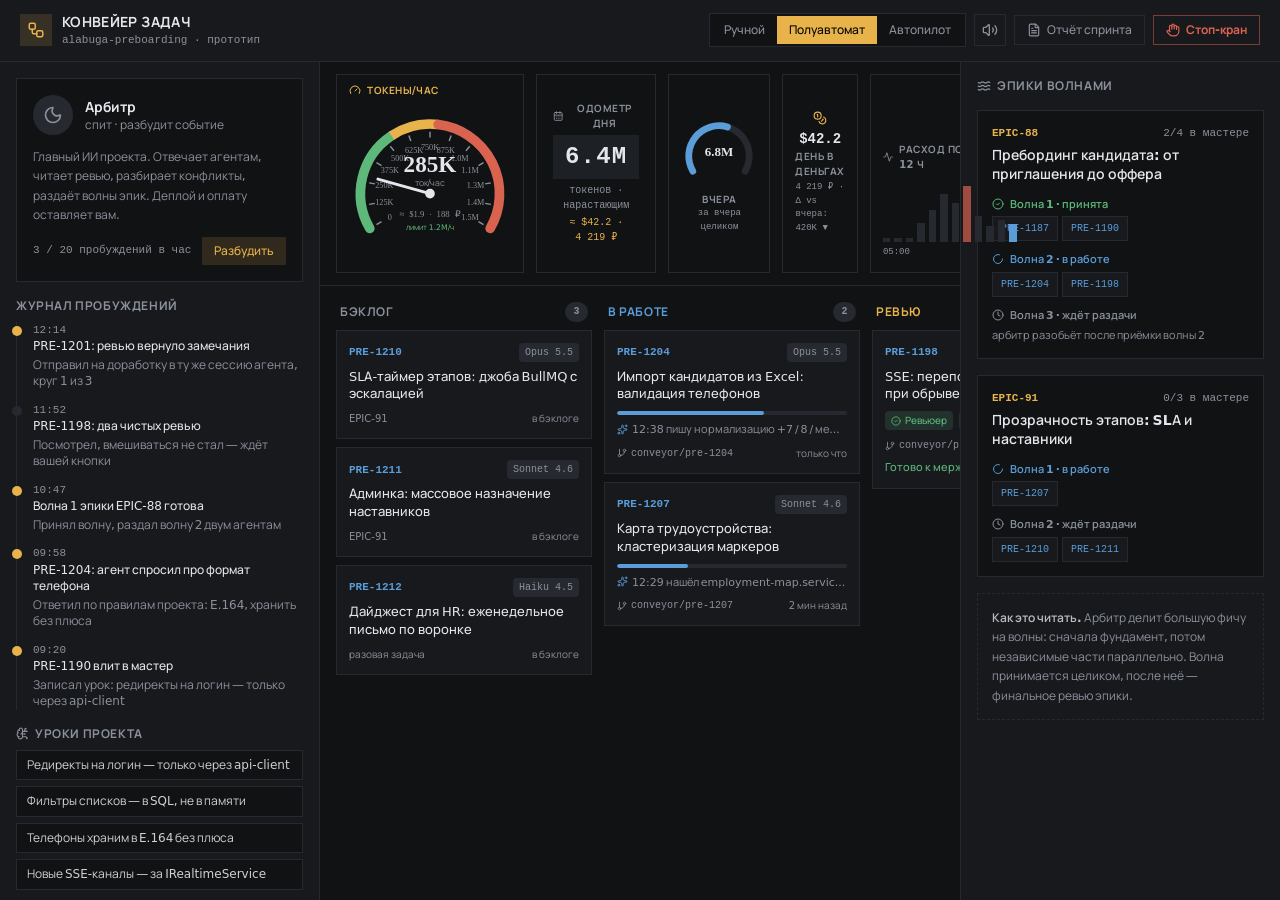
<file: conveyor-proto/index.html>
<!doctype html>
<html lang="en">
  <head>
    <meta charset="UTF-8" />
    <meta name="viewport" content="width=device-width, initial-scale=1.0" />
    <title>Конвейер задач — прототип</title>
    <script type="module" crossorigin src="./assets/index-B9NeAGpy.js"></script>
    <link rel="stylesheet" crossorigin href="./assets/index-XxJssoj6.css">
  </head>
  <body>
    <div id="root"></div>
  </body>
</html>
</file>
<file: conveyor-proto/assets/index-XxJssoj6.css>
@font-face{font-family:Manrope;font-style:normal;font-display:swap;font-weight:400;src:url(./manrope-cyrillic-400-normal-BMzJvInZ.woff2) format("woff2"),url(./manrope-cyrillic-400-normal-Dvx59UGC.woff) format("woff")}@font-face{font-family:Manrope;font-style:normal;font-display:swap;font-weight:500;src:url(./manrope-cyrillic-500-normal-B1OEZity.woff2) format("woff2"),url(./manrope-cyrillic-500-normal-CNwnNrRC.woff) format("woff")}@font-face{font-family:Manrope;font-style:normal;font-display:swap;font-weight:600;src:url(./manrope-cyrillic-600-normal-DvRl3Mj-.woff2) format("woff2"),url(./manrope-cyrillic-600-normal-It4mZcQk.woff) format("woff")}@font-face{font-family:Manrope;font-style:normal;font-display:swap;font-weight:700;src:url(./manrope-cyrillic-700-normal-Dw_fZAg2.woff2) format("woff2"),url(./manrope-cyrillic-700-normal-7JNVKxyl.woff) format("woff")}@font-face{font-family:JetBrains Mono;font-style:normal;font-display:swap;font-weight:400;src:url(./jetbrains-mono-cyrillic-400-normal-BEIGL1Tu.woff2) format("woff2"),url(./jetbrains-mono-cyrillic-400-normal-ugxPyKxw.woff) format("woff")}@font-face{font-family:JetBrains Mono;font-style:normal;font-display:swap;font-weight:500;src:url(./jetbrains-mono-cyrillic-500-normal-DmUKJPL_.woff2) format("woff2"),url(./jetbrains-mono-cyrillic-500-normal-DJqRU3vO.woff) format("woff")}@font-face{font-family:JetBrains Mono;font-style:normal;font-display:swap;font-weight:700;src:url(./jetbrains-mono-cyrillic-700-normal-BWTpRfYl.woff2) format("woff2"),url(./jetbrains-mono-cyrillic-700-normal-CEoEElIJ.woff) format("woff")}*,:before,:after{--tw-border-spacing-x: 0;--tw-border-spacing-y: 0;--tw-translate-x: 0;--tw-translate-y: 0;--tw-rotate: 0;--tw-skew-x: 0;--tw-skew-y: 0;--tw-scale-x: 1;--tw-scale-y: 1;--tw-pan-x: ;--tw-pan-y: ;--tw-pinch-zoom: ;--tw-scroll-snap-strictness: proximity;--tw-gradient-from-position: ;--tw-gradient-via-position: ;--tw-gradient-to-position: ;--tw-ordinal: ;--tw-slashed-zero: ;--tw-numeric-figure: ;--tw-numeric-spacing: ;--tw-numeric-fraction: ;--tw-ring-inset: ;--tw-ring-offset-width: 0px;--tw-ring-offset-color: #fff;--tw-ring-color: rgb(59 130 246 / .5);--tw-ring-offset-shadow: 0 0 #0000;--tw-ring-shadow: 0 0 #0000;--tw-shadow: 0 0 #0000;--tw-shadow-colored: 0 0 #0000;--tw-blur: ;--tw-brightness: ;--tw-contrast: ;--tw-grayscale: ;--tw-hue-rotate: ;--tw-invert: ;--tw-saturate: ;--tw-sepia: ;--tw-drop-shadow: ;--tw-backdrop-blur: ;--tw-backdrop-brightness: ;--tw-backdrop-contrast: ;--tw-backdrop-grayscale: ;--tw-backdrop-hue-rotate: ;--tw-backdrop-invert: ;--tw-backdrop-opacity: ;--tw-backdrop-saturate: ;--tw-backdrop-sepia: ;--tw-contain-size: ;--tw-contain-layout: ;--tw-contain-paint: ;--tw-contain-style: }::backdrop{--tw-border-spacing-x: 0;--tw-border-spacing-y: 0;--tw-translate-x: 0;--tw-translate-y: 0;--tw-rotate: 0;--tw-skew-x: 0;--tw-skew-y: 0;--tw-scale-x: 1;--tw-scale-y: 1;--tw-pan-x: ;--tw-pan-y: ;--tw-pinch-zoom: ;--tw-scroll-snap-strictness: proximity;--tw-gradient-from-position: ;--tw-gradient-via-position: ;--tw-gradient-to-position: ;--tw-ordinal: ;--tw-slashed-zero: ;--tw-numeric-figure: ;--tw-numeric-spacing: ;--tw-numeric-fraction: ;--tw-ring-inset: ;--tw-ring-offset-width: 0px;--tw-ring-offset-color: #fff;--tw-ring-color: rgb(59 130 246 / .5);--tw-ring-offset-shadow: 0 0 #0000;--tw-ring-shadow: 0 0 #0000;--tw-shadow: 0 0 #0000;--tw-shadow-colored: 0 0 #0000;--tw-blur: ;--tw-brightness: ;--tw-contrast: ;--tw-grayscale: ;--tw-hue-rotate: ;--tw-invert: ;--tw-saturate: ;--tw-sepia: ;--tw-drop-shadow: ;--tw-backdrop-blur: ;--tw-backdrop-brightness: ;--tw-backdrop-contrast: ;--tw-backdrop-grayscale: ;--tw-backdrop-hue-rotate: ;--tw-backdrop-invert: ;--tw-backdrop-opacity: ;--tw-backdrop-saturate: ;--tw-backdrop-sepia: ;--tw-contain-size: ;--tw-contain-layout: ;--tw-contain-paint: ;--tw-contain-style: }*,:before,:after{box-sizing:border-box;border-width:0;border-style:solid;border-color:#e5e7eb}:before,:after{--tw-content: ""}html,:host{line-height:1.5;-webkit-text-size-adjust:100%;-moz-tab-size:4;-o-tab-size:4;tab-size:4;font-family:ui-sans-serif,system-ui,sans-serif,"Apple Color Emoji","Segoe UI Emoji",Segoe UI Symbol,"Noto Color Emoji";font-feature-settings:normal;font-variation-settings:normal;-webkit-tap-highlight-color:transparent}body{margin:0;line-height:inherit}hr{height:0;color:inherit;border-top-width:1px}abbr:where([title]){-webkit-text-decoration:underline dotted;text-decoration:underline dotted}h1,h2,h3,h4,h5,h6{font-size:inherit;font-weight:inherit}a{color:inherit;text-decoration:inherit}b,strong{font-weight:bolder}code,kbd,samp,pre{font-family:ui-monospace,SFMono-Regular,Menlo,Monaco,Consolas,Liberation Mono,Courier New,monospace;font-feature-settings:normal;font-variation-settings:normal;font-size:1em}small{font-size:80%}sub,sup{font-size:75%;line-height:0;position:relative;vertical-align:baseline}sub{bottom:-.25em}sup{top:-.5em}table{text-indent:0;border-color:inherit;border-collapse:collapse}button,input,optgroup,select,textarea{font-family:inherit;font-feature-settings:inherit;font-variation-settings:inherit;font-size:100%;font-weight:inherit;line-height:inherit;letter-spacing:inherit;color:inherit;margin:0;padding:0}button,select{text-transform:none}button,input:where([type=button]),input:where([type=reset]),input:where([type=submit]){-webkit-appearance:button;background-color:transparent;background-image:none}:-moz-focusring{outline:auto}:-moz-ui-invalid{box-shadow:none}progress{vertical-align:baseline}::-webkit-inner-spin-button,::-webkit-outer-spin-button{height:auto}[type=search]{-webkit-appearance:textfield;outline-offset:-2px}::-webkit-search-decoration{-webkit-appearance:none}::-webkit-file-upload-button{-webkit-appearance:button;font:inherit}summary{display:list-item}blockquote,dl,dd,h1,h2,h3,h4,h5,h6,hr,figure,p,pre{margin:0}fieldset{margin:0;padding:0}legend{padding:0}ol,ul,menu{list-style:none;margin:0;padding:0}dialog{padding:0}textarea{resize:vertical}input::-moz-placeholder,textarea::-moz-placeholder{opacity:1;color:#9ca3af}input::placeholder,textarea::placeholder{opacity:1;color:#9ca3af}button,[role=button]{cursor:pointer}:disabled{cursor:default}img,svg,video,canvas,audio,iframe,embed,object{display:block;vertical-align:middle}img,video{max-width:100%;height:auto}[hidden]:where(:not([hidden=until-found])){display:none}html{color-scheme:dark}body{--tw-bg-opacity: 1;background-color:rgb(16 18 20 / var(--tw-bg-opacity, 1));--tw-text-opacity: 1;color:rgb(227 230 234 / var(--tw-text-opacity, 1));-webkit-font-smoothing:antialiased;-moz-osx-font-smoothing:grayscale;font-family:Manrope,system-ui,sans-serif}.font-mono,code{font-family:JetBrains Mono,ui-monospace,monospace}.sr-only{position:absolute;width:1px;height:1px;padding:0;margin:-1px;overflow:hidden;clip:rect(0,0,0,0);white-space:nowrap;border-width:0}.pointer-events-none{pointer-events:none}.visible{visibility:visible}.invisible{visibility:hidden}.fixed{position:fixed}.absolute{position:absolute}.relative{position:relative}.inset-0{inset:0}.inset-x-0{left:0;right:0}.inset-y-0{top:0;bottom:0}.-bottom-12{bottom:-3rem}.-left-12{left:-3rem}.-left-\[21px\]{left:-21px}.-right-12{right:-3rem}.-top-12{top:-3rem}.bottom-0{bottom:0}.bottom-5{bottom:1.25rem}.left-0{left:0}.left-1\/2{left:50%}.left-2{left:.5rem}.left-\[50\%\]{left:50%}.right-0{right:0}.right-1{right:.25rem}.right-2{right:.5rem}.right-3{right:.75rem}.right-4{right:1rem}.top-0{top:0}.top-1{top:.25rem}.top-1\.5{top:.375rem}.top-1\/2{top:50%}.top-3\.5{top:.875rem}.top-4{top:1rem}.top-\[1px\]{top:1px}.top-\[50\%\]{top:50%}.top-\[60\%\]{top:60%}.top-full{top:100%}.isolate{isolation:isolate}.z-10{z-index:10}.z-20{z-index:20}.z-40{z-index:40}.z-50{z-index:50}.z-\[1\]{z-index:1}.order-first{order:-9999}.order-last{order:9999}.col-start-2{grid-column-start:2}.row-span-2{grid-row:span 2 / span 2}.row-start-1{grid-row-start:1}.\!m-0{margin:0!important}.-mx-1{margin-left:-.25rem;margin-right:-.25rem}.-my-2{margin-top:-.5rem;margin-bottom:-.5rem}.mx-2{margin-left:.5rem;margin-right:.5rem}.mx-3\.5{margin-left:.875rem;margin-right:.875rem}.mx-auto{margin-left:auto;margin-right:auto}.my-0{margin-top:0;margin-bottom:0}.my-0\.5{margin-top:.125rem;margin-bottom:.125rem}.my-1{margin-top:.25rem;margin-bottom:.25rem}.-ml-4{margin-left:-1rem}.-mt-4{margin-top:-1rem}.mb-1\.5{margin-bottom:.375rem}.mb-2{margin-bottom:.5rem}.mb-3{margin-bottom:.75rem}.ml-1{margin-left:.25rem}.ml-2{margin-left:.5rem}.ml-4{margin-left:1rem}.ml-auto{margin-left:auto}.mt-0\.5{margin-top:.125rem}.mt-1{margin-top:.25rem}.mt-1\.5{margin-top:.375rem}.mt-2{margin-top:.5rem}.mt-3{margin-top:.75rem}.mt-4{margin-top:1rem}.mt-5{margin-top:1.25rem}.mt-auto{margin-top:auto}.line-clamp-1{overflow:hidden;display:-webkit-box;-webkit-box-orient:vertical;-webkit-line-clamp:1}.line-clamp-2{overflow:hidden;display:-webkit-box;-webkit-box-orient:vertical;-webkit-line-clamp:2}.block{display:block}.flex{display:flex}.inline-flex{display:inline-flex}.table{display:table}.table-caption{display:table-caption}.table-cell{display:table-cell}.table-row{display:table-row}.grid{display:grid}.hidden{display:none}.aspect-square{aspect-ratio:1 / 1}.aspect-video{aspect-ratio:16 / 9}.size-10{width:2.5rem;height:2.5rem}.size-2{width:.5rem;height:.5rem}.size-2\.5{width:.625rem;height:.625rem}.size-3{width:.75rem;height:.75rem}.size-3\.5{width:.875rem;height:.875rem}.size-4{width:1rem;height:1rem}.size-6{width:1.5rem;height:1.5rem}.size-7{width:1.75rem;height:1.75rem}.size-8{width:2rem;height:2rem}.size-9{width:2.25rem;height:2.25rem}.size-auto{width:auto;height:auto}.size-full{width:100%;height:100%}.h-1{height:.25rem}.h-1\.5{height:.375rem}.h-10{height:2.5rem}.h-12{height:3rem}.h-16{height:4rem}.h-2{height:.5rem}.h-2\.5{height:.625rem}.h-4{height:1rem}.h-5{height:1.25rem}.h-6{height:1.5rem}.h-7{height:1.75rem}.h-8{height:2rem}.h-9{height:2.25rem}.h-\[1\.15rem\]{height:1.15rem}.h-\[calc\(100\%-1px\)\]{height:calc(100% - 1px)}.h-\[var\(--radix-navigation-menu-viewport-height\)\]{height:var(--radix-navigation-menu-viewport-height)}.h-\[var\(--radix-select-trigger-height\)\]{height:var(--radix-select-trigger-height)}.h-auto{height:auto}.h-dvh{height:100dvh}.h-full{height:100%}.h-px{height:1px}.h-svh{height:100svh}.max-h-\[300px\]{max-height:300px}.max-h-\[85vh\]{max-height:85vh}.min-h-0{min-height:0px}.min-h-16{min-height:4rem}.min-h-4{min-height:1rem}.min-h-svh{min-height:100svh}.w-0{width:0px}.w-1{width:.25rem}.w-2{width:.5rem}.w-2\.5{width:.625rem}.w-3{width:.75rem}.w-3\/4{width:75%}.w-4{width:1rem}.w-5{width:1.25rem}.w-64{width:16rem}.w-72{width:18rem}.w-8{width:2rem}.w-80{width:20rem}.w-9{width:2.25rem}.w-\[100px\]{width:100px}.w-auto{width:auto}.w-fit{width:-moz-fit-content;width:fit-content}.w-full{width:100%}.w-max{width:-moz-max-content;width:max-content}.w-px{width:1px}.min-w-0{min-width:0px}.min-w-10{min-width:2.5rem}.min-w-40{min-width:10rem}.min-w-5{min-width:1.25rem}.min-w-8{min-width:2rem}.min-w-9{min-width:2.25rem}.min-w-\[12rem\]{min-width:12rem}.min-w-\[8rem\]{min-width:8rem}.min-w-\[var\(--radix-select-trigger-width\)\]{min-width:var(--radix-select-trigger-width)}.max-w-2xl{max-width:42rem}.max-w-\[calc\(100\%-2rem\)\]{max-width:calc(100% - 2rem)}.max-w-max{max-width:-moz-max-content;max-width:max-content}.max-w-md{max-width:28rem}.max-w-sm{max-width:24rem}.flex-1{flex:1 1 0%}.shrink-0{flex-shrink:0}.grow{flex-grow:1}.grow-0{flex-grow:0}.basis-full{flex-basis:100%}.caption-bottom{caption-side:bottom}.border-collapse{border-collapse:collapse}.-translate-x-1\/2{--tw-translate-x: -50%;transform:translate(var(--tw-translate-x),var(--tw-translate-y)) rotate(var(--tw-rotate)) skew(var(--tw-skew-x)) skewY(var(--tw-skew-y)) scaleX(var(--tw-scale-x)) scaleY(var(--tw-scale-y))}.-translate-x-px{--tw-translate-x: -1px;transform:translate(var(--tw-translate-x),var(--tw-translate-y)) rotate(var(--tw-rotate)) skew(var(--tw-skew-x)) skewY(var(--tw-skew-y)) scaleX(var(--tw-scale-x)) scaleY(var(--tw-scale-y))}.-translate-y-1\/2{--tw-translate-y: -50%;transform:translate(var(--tw-translate-x),var(--tw-translate-y)) rotate(var(--tw-rotate)) skew(var(--tw-skew-x)) skewY(var(--tw-skew-y)) scaleX(var(--tw-scale-x)) scaleY(var(--tw-scale-y))}.translate-x-\[-50\%\]{--tw-translate-x: -50%;transform:translate(var(--tw-translate-x),var(--tw-translate-y)) rotate(var(--tw-rotate)) skew(var(--tw-skew-x)) skewY(var(--tw-skew-y)) scaleX(var(--tw-scale-x)) scaleY(var(--tw-scale-y))}.translate-x-px{--tw-translate-x: 1px;transform:translate(var(--tw-translate-x),var(--tw-translate-y)) rotate(var(--tw-rotate)) skew(var(--tw-skew-x)) skewY(var(--tw-skew-y)) scaleX(var(--tw-scale-x)) scaleY(var(--tw-scale-y))}.translate-y-0\.5{--tw-translate-y: .125rem;transform:translate(var(--tw-translate-x),var(--tw-translate-y)) rotate(var(--tw-rotate)) skew(var(--tw-skew-x)) skewY(var(--tw-skew-y)) scaleX(var(--tw-scale-x)) scaleY(var(--tw-scale-y))}.translate-y-\[-50\%\]{--tw-translate-y: -50%;transform:translate(var(--tw-translate-x),var(--tw-translate-y)) rotate(var(--tw-rotate)) skew(var(--tw-skew-x)) skewY(var(--tw-skew-y)) scaleX(var(--tw-scale-x)) scaleY(var(--tw-scale-y))}.translate-y-\[calc\(-50\%_-_2px\)\]{--tw-translate-y: calc(-50% - 2px) ;transform:translate(var(--tw-translate-x),var(--tw-translate-y)) rotate(var(--tw-rotate)) skew(var(--tw-skew-x)) skewY(var(--tw-skew-y)) scaleX(var(--tw-scale-x)) scaleY(var(--tw-scale-y))}.rotate-45{--tw-rotate: 45deg;transform:translate(var(--tw-translate-x),var(--tw-translate-y)) rotate(var(--tw-rotate)) skew(var(--tw-skew-x)) skewY(var(--tw-skew-y)) scaleX(var(--tw-scale-x)) scaleY(var(--tw-scale-y))}.rotate-90{--tw-rotate: 90deg;transform:translate(var(--tw-translate-x),var(--tw-translate-y)) rotate(var(--tw-rotate)) skew(var(--tw-skew-x)) skewY(var(--tw-skew-y)) scaleX(var(--tw-scale-x)) scaleY(var(--tw-scale-y))}.transform{transform:translate(var(--tw-translate-x),var(--tw-translate-y)) rotate(var(--tw-rotate)) skew(var(--tw-skew-x)) skewY(var(--tw-skew-y)) scaleX(var(--tw-scale-x)) scaleY(var(--tw-scale-y))}@keyframes caret-blink{0%,70%,to{opacity:1}20%,50%{opacity:0}}.animate-caret-blink{animation:caret-blink 1.25s ease-out infinite}@keyframes pulse{50%{opacity:.5}}.animate-pulse{animation:pulse 2s cubic-bezier(.4,0,.6,1) infinite}@keyframes spin{to{transform:rotate(360deg)}}.animate-spin{animation:spin 1s linear infinite}.cursor-default{cursor:default}.cursor-pointer{cursor:pointer}.cursor-text{cursor:text}.touch-none{touch-action:none}.select-none{-webkit-user-select:none;-moz-user-select:none;user-select:none}.resize-none{resize:none}.scroll-my-1{scroll-margin-top:.25rem;scroll-margin-bottom:.25rem}.scroll-py-1{scroll-padding-top:.25rem;scroll-padding-bottom:.25rem}.list-disc{list-style-type:disc}.list-none{list-style-type:none}.auto-rows-min{grid-auto-rows:min-content}.grid-cols-\[0_1fr\]{grid-template-columns:0 1fr}.grid-rows-\[auto_auto\]{grid-template-rows:auto auto}.flex-row{flex-direction:row}.flex-col{flex-direction:column}.flex-col-reverse{flex-direction:column-reverse}.flex-wrap{flex-wrap:wrap}.place-content-center{place-content:center}.place-items-center{place-items:center}.items-start{align-items:flex-start}.items-end{align-items:flex-end}.items-center{align-items:center}.items-stretch{align-items:stretch}.justify-start{justify-content:flex-start}.justify-end{justify-content:flex-end}.justify-center{justify-content:center}.justify-between{justify-content:space-between}.justify-items-start{justify-items:start}.gap-0\.5{gap:.125rem}.gap-1{gap:.25rem}.gap-1\.5{gap:.375rem}.gap-2{gap:.5rem}.gap-2\.5{gap:.625rem}.gap-3{gap:.75rem}.gap-4{gap:1rem}.gap-6{gap:1.5rem}.gap-7{gap:1.75rem}.gap-\[--spacing\(var\(--gap\)\)\]{gap:var(--spacing(var(--gap)))}.gap-y-0\.5{row-gap:.125rem}.space-y-1>:not([hidden])~:not([hidden]){--tw-space-y-reverse: 0;margin-top:calc(.25rem * calc(1 - var(--tw-space-y-reverse)));margin-bottom:calc(.25rem * var(--tw-space-y-reverse))}.space-y-1\.5>:not([hidden])~:not([hidden]){--tw-space-y-reverse: 0;margin-top:calc(.375rem * calc(1 - var(--tw-space-y-reverse)));margin-bottom:calc(.375rem * var(--tw-space-y-reverse))}.space-y-2>:not([hidden])~:not([hidden]){--tw-space-y-reverse: 0;margin-top:calc(.5rem * calc(1 - var(--tw-space-y-reverse)));margin-bottom:calc(.5rem * var(--tw-space-y-reverse))}.space-y-2\.5>:not([hidden])~:not([hidden]){--tw-space-y-reverse: 0;margin-top:calc(.625rem * calc(1 - var(--tw-space-y-reverse)));margin-bottom:calc(.625rem * var(--tw-space-y-reverse))}.space-y-3>:not([hidden])~:not([hidden]){--tw-space-y-reverse: 0;margin-top:calc(.75rem * calc(1 - var(--tw-space-y-reverse)));margin-bottom:calc(.75rem * var(--tw-space-y-reverse))}.self-start{align-self:flex-start}.self-stretch{align-self:stretch}.justify-self-end{justify-self:end}.overflow-auto{overflow:auto}.overflow-hidden{overflow:hidden}.overflow-x-auto{overflow-x:auto}.overflow-y-auto{overflow-y:auto}.overflow-x-hidden{overflow-x:hidden}.truncate{overflow:hidden;text-overflow:ellipsis;white-space:nowrap}.whitespace-nowrap{white-space:nowrap}.text-balance{text-wrap:balance}.break-words{overflow-wrap:break-word}.rounded{border-radius:.25rem}.rounded-2xl{border-radius:1rem}.rounded-\[2px\]{border-radius:2px}.rounded-\[4px\]{border-radius:4px}.rounded-\[calc\(var\(--radius\)-5px\)\]{border-radius:calc(var(--radius) - 5px)}.rounded-\[inherit\]{border-radius:inherit}.rounded-full{border-radius:9999px}.rounded-lg{border-radius:var(--radius)}.rounded-md{border-radius:calc(var(--radius) - 2px)}.rounded-none{border-radius:0}.rounded-sm{border-radius:calc(var(--radius) - 4px)}.rounded-xl{border-radius:calc(var(--radius) + 4px)}.rounded-xs{border-radius:calc(var(--radius) - 6px)}.rounded-l-md{border-top-left-radius:calc(var(--radius) - 2px);border-bottom-left-radius:calc(var(--radius) - 2px)}.rounded-r-md{border-top-right-radius:calc(var(--radius) - 2px);border-bottom-right-radius:calc(var(--radius) - 2px)}.rounded-tl-sm{border-top-left-radius:calc(var(--radius) - 4px)}.border{border-width:1px}.border-0{border-width:0px}.border-\[1\.5px\]{border-width:1.5px}.border-y{border-top-width:1px;border-bottom-width:1px}.border-b{border-bottom-width:1px}.border-l{border-left-width:1px}.border-r{border-right-width:1px}.border-t{border-top-width:1px}.border-dashed{border-style:dashed}.border-amber\/30{border-color:#e8b34b4d}.border-border{border-color:hsl(var(--border))}.border-border\/50{border-color:hsl(var(--border) / .5)}.border-green\/30{border-color:#5db87a4d}.border-input{border-color:hsl(var(--input))}.border-line{--tw-border-opacity: 1;border-color:rgb(38 41 47 / var(--tw-border-opacity, 1))}.border-orange\/30{border-color:#dd8a4b4d}.border-primary{border-color:hsl(var(--primary))}.border-red\/40{border-color:#d9634f66}.border-red\/50{border-color:#d9634f80}.border-sidebar-border{border-color:hsl(var(--sidebar-border))}.border-transparent{border-color:transparent}.border-l-transparent{border-left-color:transparent}.border-t-transparent{border-top-color:transparent}.bg-accent{background-color:hsl(var(--accent))}.bg-amber{--tw-bg-opacity: 1;background-color:rgb(232 179 75 / var(--tw-bg-opacity, 1))}.bg-amber\/15{background-color:#e8b34b26}.bg-amber\/5{background-color:#e8b34b0d}.bg-background{background-color:hsl(var(--background))}.bg-bg{--tw-bg-opacity: 1;background-color:rgb(16 18 20 / var(--tw-bg-opacity, 1))}.bg-black\/50{background-color:#00000080}.bg-black\/60{background-color:#0009}.bg-blue{--tw-bg-opacity: 1;background-color:rgb(91 157 217 / var(--tw-bg-opacity, 1))}.bg-border{background-color:hsl(var(--border))}.bg-card{background-color:hsl(var(--card))}.bg-destructive{--tw-bg-opacity: 1;background-color:hsl(var(--destructive) / var(--tw-bg-opacity, 1))}.bg-foreground{background-color:hsl(var(--foreground))}.bg-green{--tw-bg-opacity: 1;background-color:rgb(93 184 122 / var(--tw-bg-opacity, 1))}.bg-green\/15{background-color:#5db87a26}.bg-green\/5{background-color:#5db87a0d}.bg-input{background-color:hsl(var(--input))}.bg-line{--tw-bg-opacity: 1;background-color:rgb(38 41 47 / var(--tw-bg-opacity, 1))}.bg-muted{background-color:hsl(var(--muted))}.bg-muted\/50{background-color:hsl(var(--muted) / .5)}.bg-orange{--tw-bg-opacity: 1;background-color:rgb(221 138 75 / var(--tw-bg-opacity, 1))}.bg-orange\/15{background-color:#dd8a4b26}.bg-orange\/5{background-color:#dd8a4b0d}.bg-panel{--tw-bg-opacity: 1;background-color:rgb(23 25 29 / var(--tw-bg-opacity, 1))}.bg-panel2{--tw-bg-opacity: 1;background-color:rgb(29 32 37 / var(--tw-bg-opacity, 1))}.bg-popover{background-color:hsl(var(--popover))}.bg-primary{background-color:hsl(var(--primary))}.bg-primary\/20{background-color:hsl(var(--primary) / .2)}.bg-red{--tw-bg-opacity: 1;background-color:rgb(217 99 79 / var(--tw-bg-opacity, 1))}.bg-red\/10{background-color:#d9634f1a}.bg-red\/70{background-color:#d9634fb3}.bg-secondary{background-color:hsl(var(--secondary))}.bg-sidebar{background-color:hsl(var(--sidebar-background))}.bg-sidebar-border{background-color:hsl(var(--sidebar-border))}.bg-transparent{background-color:transparent}.bg-white{--tw-bg-opacity: 1;background-color:rgb(255 255 255 / var(--tw-bg-opacity, 1))}.fill-current{fill:currentColor}.fill-foreground{fill:hsl(var(--foreground))}.fill-primary{fill:hsl(var(--primary))}.p-0{padding:0}.p-0\.5{padding:.125rem}.p-1{padding:.25rem}.p-2{padding:.5rem}.p-2\.5{padding:.625rem}.p-3{padding:.75rem}.p-3\.5{padding:.875rem}.p-4{padding:1rem}.p-5{padding:1.25rem}.p-6{padding:1.5rem}.p-\[3px\]{padding:3px}.p-px{padding:1px}.px-1{padding-left:.25rem;padding-right:.25rem}.px-1\.5{padding-left:.375rem;padding-right:.375rem}.px-2{padding-left:.5rem;padding-right:.5rem}.px-2\.5{padding-left:.625rem;padding-right:.625rem}.px-3{padding-left:.75rem;padding-right:.75rem}.px-4{padding-left:1rem;padding-right:1rem}.px-5{padding-left:1.25rem;padding-right:1.25rem}.px-6{padding-left:1.5rem;padding-right:1.5rem}.py-0\.5{padding-top:.125rem;padding-bottom:.125rem}.py-1{padding-top:.25rem;padding-bottom:.25rem}.py-1\.5{padding-top:.375rem;padding-bottom:.375rem}.py-2{padding-top:.5rem;padding-bottom:.5rem}.py-2\.5{padding-top:.625rem;padding-bottom:.625rem}.py-3{padding-top:.75rem;padding-bottom:.75rem}.py-4{padding-top:1rem;padding-bottom:1rem}.py-6{padding-top:1.5rem;padding-bottom:1.5rem}.pb-3{padding-bottom:.75rem}.pb-4{padding-bottom:1rem}.pl-2{padding-left:.5rem}.pl-3{padding-left:.75rem}.pl-4{padding-left:1rem}.pl-8{padding-left:2rem}.pr-1{padding-right:.25rem}.pr-2{padding-right:.5rem}.pr-2\.5{padding-right:.625rem}.pr-3{padding-right:.75rem}.pr-8{padding-right:2rem}.pt-0{padding-top:0}.pt-1{padding-top:.25rem}.pt-3{padding-top:.75rem}.pt-4{padding-top:1rem}.text-left{text-align:left}.text-center{text-align:center}.align-middle{vertical-align:middle}.font-mono{font-family:ui-monospace,SFMono-Regular,Menlo,Monaco,Consolas,Liberation Mono,Courier New,monospace}.font-sans{font-family:ui-sans-serif,system-ui,sans-serif,"Apple Color Emoji","Segoe UI Emoji",Segoe UI Symbol,"Noto Color Emoji"}.text-2xl{font-size:1.5rem;line-height:2rem}.text-\[0\.8rem\]{font-size:.8rem}.text-\[10px\]{font-size:10px}.text-\[11px\]{font-size:11px}.text-\[13px\]{font-size:13px}.text-\[9px\]{font-size:9px}.text-base{font-size:1rem;line-height:1.5rem}.text-lg{font-size:1.125rem;line-height:1.75rem}.text-sm{font-size:.875rem;line-height:1.25rem}.text-sm\/relaxed{font-size:.875rem;line-height:1.625}.text-xs{font-size:.75rem;line-height:1rem}.font-bold{font-weight:700}.font-medium{font-weight:500}.font-normal{font-weight:400}.font-semibold{font-weight:600}.uppercase{text-transform:uppercase}.tabular-nums{--tw-numeric-spacing: tabular-nums;font-variant-numeric:var(--tw-ordinal) var(--tw-slashed-zero) var(--tw-numeric-figure) var(--tw-numeric-spacing) var(--tw-numeric-fraction)}.leading-none{line-height:1}.leading-normal{line-height:1.5}.leading-relaxed{line-height:1.625}.leading-snug{line-height:1.375}.tracking-tight{letter-spacing:-.025em}.tracking-wide{letter-spacing:.025em}.tracking-wider{letter-spacing:.05em}.tracking-widest{letter-spacing:.1em}.text-accent-foreground{color:hsl(var(--accent-foreground))}.text-amber{--tw-text-opacity: 1;color:rgb(232 179 75 / var(--tw-text-opacity, 1))}.text-background{color:hsl(var(--background))}.text-black{--tw-text-opacity: 1;color:rgb(0 0 0 / var(--tw-text-opacity, 1))}.text-blue{--tw-text-opacity: 1;color:rgb(91 157 217 / var(--tw-text-opacity, 1))}.text-card-foreground{color:hsl(var(--card-foreground))}.text-current{color:currentColor}.text-destructive{--tw-text-opacity: 1;color:hsl(var(--destructive) / var(--tw-text-opacity, 1))}.text-foreground{color:hsl(var(--foreground))}.text-green{--tw-text-opacity: 1;color:rgb(93 184 122 / var(--tw-text-opacity, 1))}.text-ink{--tw-text-opacity: 1;color:rgb(227 230 234 / var(--tw-text-opacity, 1))}.text-ink\/80{color:#e3e6eacc}.text-ink\/85{color:#e3e6ead9}.text-ink\/90{color:#e3e6eae6}.text-mute{--tw-text-opacity: 1;color:rgb(139 145 155 / var(--tw-text-opacity, 1))}.text-muted-foreground{color:hsl(var(--muted-foreground))}.text-orange{--tw-text-opacity: 1;color:rgb(221 138 75 / var(--tw-text-opacity, 1))}.text-popover-foreground{color:hsl(var(--popover-foreground))}.text-primary{color:hsl(var(--primary))}.text-primary-foreground{color:hsl(var(--primary-foreground))}.text-red{--tw-text-opacity: 1;color:rgb(217 99 79 / var(--tw-text-opacity, 1))}.text-secondary-foreground{color:hsl(var(--secondary-foreground))}.text-sidebar-foreground{color:hsl(var(--sidebar-foreground))}.text-sidebar-foreground\/70{color:hsl(var(--sidebar-foreground) / .7)}.text-white{--tw-text-opacity: 1;color:rgb(255 255 255 / var(--tw-text-opacity, 1))}.underline-offset-4{text-underline-offset:4px}.opacity-0{opacity:0}.opacity-50{opacity:.5}.opacity-70{opacity:.7}.shadow{--tw-shadow: 0 1px 3px 0 rgb(0 0 0 / .1), 0 1px 2px -1px rgb(0 0 0 / .1);--tw-shadow-colored: 0 1px 3px 0 var(--tw-shadow-color), 0 1px 2px -1px var(--tw-shadow-color);box-shadow:var(--tw-ring-offset-shadow, 0 0 #0000),var(--tw-ring-shadow, 0 0 #0000),var(--tw-shadow)}.shadow-2xl{--tw-shadow: 0 25px 50px -12px rgb(0 0 0 / .25);--tw-shadow-colored: 0 25px 50px -12px var(--tw-shadow-color);box-shadow:var(--tw-ring-offset-shadow, 0 0 #0000),var(--tw-ring-shadow, 0 0 #0000),var(--tw-shadow)}.shadow-\[0_0_0_1px_hsl\(var\(--sidebar-border\)\)\]{--tw-shadow: 0 0 0 1px hsl(var(--sidebar-border));--tw-shadow-colored: 0 0 0 1px var(--tw-shadow-color);box-shadow:var(--tw-ring-offset-shadow, 0 0 #0000),var(--tw-ring-shadow, 0 0 #0000),var(--tw-shadow)}.shadow-lg{--tw-shadow: 0 10px 15px -3px rgb(0 0 0 / .1), 0 4px 6px -4px rgb(0 0 0 / .1);--tw-shadow-colored: 0 10px 15px -3px var(--tw-shadow-color), 0 4px 6px -4px var(--tw-shadow-color);box-shadow:var(--tw-ring-offset-shadow, 0 0 #0000),var(--tw-ring-shadow, 0 0 #0000),var(--tw-shadow)}.shadow-md{--tw-shadow: 0 4px 6px -1px rgb(0 0 0 / .1), 0 2px 4px -2px rgb(0 0 0 / .1);--tw-shadow-colored: 0 4px 6px -1px var(--tw-shadow-color), 0 2px 4px -2px var(--tw-shadow-color);box-shadow:var(--tw-ring-offset-shadow, 0 0 #0000),var(--tw-ring-shadow, 0 0 #0000),var(--tw-shadow)}.shadow-none{--tw-shadow: 0 0 #0000;--tw-shadow-colored: 0 0 #0000;box-shadow:var(--tw-ring-offset-shadow, 0 0 #0000),var(--tw-ring-shadow, 0 0 #0000),var(--tw-shadow)}.shadow-sm{--tw-shadow: 0 1px 2px 0 rgb(0 0 0 / .05);--tw-shadow-colored: 0 1px 2px 0 var(--tw-shadow-color);box-shadow:var(--tw-ring-offset-shadow, 0 0 #0000),var(--tw-ring-shadow, 0 0 #0000),var(--tw-shadow)}.shadow-xl{--tw-shadow: 0 20px 25px -5px rgb(0 0 0 / .1), 0 8px 10px -6px rgb(0 0 0 / .1);--tw-shadow-colored: 0 20px 25px -5px var(--tw-shadow-color), 0 8px 10px -6px var(--tw-shadow-color);box-shadow:var(--tw-ring-offset-shadow, 0 0 #0000),var(--tw-ring-shadow, 0 0 #0000),var(--tw-shadow)}.shadow-xs{--tw-shadow: 0 1px 2px 0 rgb(0 0 0 / .05);--tw-shadow-colored: 0 1px 2px 0 var(--tw-shadow-color);box-shadow:var(--tw-ring-offset-shadow, 0 0 #0000),var(--tw-ring-shadow, 0 0 #0000),var(--tw-shadow)}.outline-none{outline:2px solid transparent;outline-offset:2px}.outline{outline-style:solid}.ring-0{--tw-ring-offset-shadow: var(--tw-ring-inset) 0 0 0 var(--tw-ring-offset-width) var(--tw-ring-offset-color);--tw-ring-shadow: var(--tw-ring-inset) 0 0 0 calc(0px + var(--tw-ring-offset-width)) var(--tw-ring-color);box-shadow:var(--tw-ring-offset-shadow),var(--tw-ring-shadow),var(--tw-shadow, 0 0 #0000)}.ring-ring\/50{--tw-ring-color: hsl(var(--ring) / .5)}.ring-sidebar-ring{--tw-ring-color: hsl(var(--sidebar-ring))}.ring-offset-background{--tw-ring-offset-color: hsl(var(--background))}.filter{filter:var(--tw-blur) var(--tw-brightness) var(--tw-contrast) var(--tw-grayscale) var(--tw-hue-rotate) var(--tw-invert) var(--tw-saturate) var(--tw-sepia) var(--tw-drop-shadow)}.transition{transition-property:color,background-color,border-color,text-decoration-color,fill,stroke,opacity,box-shadow,transform,filter,backdrop-filter;transition-timing-function:cubic-bezier(.4,0,.2,1);transition-duration:.15s}.transition-\[color\,box-shadow\]{transition-property:color,box-shadow;transition-timing-function:cubic-bezier(.4,0,.2,1);transition-duration:.15s}.transition-\[left\,right\,width\]{transition-property:left,right,width;transition-timing-function:cubic-bezier(.4,0,.2,1);transition-duration:.15s}.transition-\[margin\,opacity\]{transition-property:margin,opacity;transition-timing-function:cubic-bezier(.4,0,.2,1);transition-duration:.15s}.transition-\[width\,height\,padding\]{transition-property:width,height,padding;transition-timing-function:cubic-bezier(.4,0,.2,1);transition-duration:.15s}.transition-\[width\]{transition-property:width;transition-timing-function:cubic-bezier(.4,0,.2,1);transition-duration:.15s}.transition-all{transition-property:all;transition-timing-function:cubic-bezier(.4,0,.2,1);transition-duration:.15s}.transition-colors{transition-property:color,background-color,border-color,text-decoration-color,fill,stroke;transition-timing-function:cubic-bezier(.4,0,.2,1);transition-duration:.15s}.transition-none{transition-property:none}.transition-opacity{transition-property:opacity;transition-timing-function:cubic-bezier(.4,0,.2,1);transition-duration:.15s}.transition-shadow{transition-property:box-shadow;transition-timing-function:cubic-bezier(.4,0,.2,1);transition-duration:.15s}.transition-transform{transition-property:transform;transition-timing-function:cubic-bezier(.4,0,.2,1);transition-duration:.15s}.duration-100{transition-duration:.1s}.duration-1000{transition-duration:1s}.duration-200{transition-duration:.2s}.duration-300{transition-duration:.3s}.duration-500{transition-duration:.5s}.ease-in-out{transition-timing-function:cubic-bezier(.4,0,.2,1)}.ease-linear{transition-timing-function:linear}@keyframes enter{0%{opacity:var(--tw-enter-opacity, 1);transform:translate3d(var(--tw-enter-translate-x, 0),var(--tw-enter-translate-y, 0),0) scale3d(var(--tw-enter-scale, 1),var(--tw-enter-scale, 1),var(--tw-enter-scale, 1)) rotate(var(--tw-enter-rotate, 0))}}@keyframes exit{to{opacity:var(--tw-exit-opacity, 1);transform:translate3d(var(--tw-exit-translate-x, 0),var(--tw-exit-translate-y, 0),0) scale3d(var(--tw-exit-scale, 1),var(--tw-exit-scale, 1),var(--tw-exit-scale, 1)) rotate(var(--tw-exit-rotate, 0))}}.animate-in{animation-name:enter;animation-duration:.15s;--tw-enter-opacity: initial;--tw-enter-scale: initial;--tw-enter-rotate: initial;--tw-enter-translate-x: initial;--tw-enter-translate-y: initial}.fade-in-0{--tw-enter-opacity: 0}.zoom-in-95{--tw-enter-scale: .95}.duration-100{animation-duration:.1s}.duration-1000{animation-duration:1s}.duration-200{animation-duration:.2s}.duration-300{animation-duration:.3s}.duration-500{animation-duration:.5s}.ease-in-out{animation-timing-function:cubic-bezier(.4,0,.2,1)}.ease-linear{animation-timing-function:linear}.\[--cell-size\:--spacing\(8\)\]{--cell-size: var(--spacing(8))}.selection\:bg-primary *::-moz-selection{background-color:hsl(var(--primary))}.selection\:bg-primary *::selection{background-color:hsl(var(--primary))}.selection\:text-primary-foreground *::-moz-selection{color:hsl(var(--primary-foreground))}.selection\:text-primary-foreground *::selection{color:hsl(var(--primary-foreground))}.selection\:bg-primary::-moz-selection{background-color:hsl(var(--primary))}.selection\:bg-primary::selection{background-color:hsl(var(--primary))}.selection\:text-primary-foreground::-moz-selection{color:hsl(var(--primary-foreground))}.selection\:text-primary-foreground::selection{color:hsl(var(--primary-foreground))}.file\:inline-flex::file-selector-button{display:inline-flex}.file\:h-7::file-selector-button{height:1.75rem}.file\:border-0::file-selector-button{border-width:0px}.file\:bg-transparent::file-selector-button{background-color:transparent}.file\:text-sm::file-selector-button{font-size:.875rem;line-height:1.25rem}.file\:font-medium::file-selector-button{font-weight:500}.file\:text-foreground::file-selector-button{color:hsl(var(--foreground))}.placeholder\:text-muted-foreground::-moz-placeholder{color:hsl(var(--muted-foreground))}.placeholder\:text-muted-foreground::placeholder{color:hsl(var(--muted-foreground))}.after\:absolute:after{content:var(--tw-content);position:absolute}.after\:-inset-2:after{content:var(--tw-content);inset:-.5rem}.after\:inset-y-0:after{content:var(--tw-content);top:0;bottom:0}.after\:left-1\/2:after{content:var(--tw-content);left:50%}.after\:w-1:after{content:var(--tw-content);width:.25rem}.after\:w-\[2px\]:after{content:var(--tw-content);width:2px}.after\:-translate-x-1\/2:after{content:var(--tw-content);--tw-translate-x: -50%;transform:translate(var(--tw-translate-x),var(--tw-translate-y)) rotate(var(--tw-rotate)) skew(var(--tw-skew-x)) skewY(var(--tw-skew-y)) scaleX(var(--tw-scale-x)) scaleY(var(--tw-scale-y))}.first\:rounded-l-md:first-child{border-top-left-radius:calc(var(--radius) - 2px);border-bottom-left-radius:calc(var(--radius) - 2px)}.first\:border-l:first-child{border-left-width:1px}.last\:mt-0:last-child{margin-top:0}.last\:rounded-r-md:last-child{border-top-right-radius:calc(var(--radius) - 2px);border-bottom-right-radius:calc(var(--radius) - 2px)}.last\:border-b-0:last-child{border-bottom-width:0px}.hover\:border-amber\/50:hover{border-color:#e8b34b80}.hover\:border-blue\/50:hover{border-color:#5b9dd980}.hover\:bg-accent:hover{background-color:hsl(var(--accent))}.hover\:bg-amber\/25:hover{background-color:#e8b34b40}.hover\:bg-amber\/85:hover{background-color:#e8b34bd9}.hover\:bg-blue\/85:hover{background-color:#5b9dd9d9}.hover\:bg-destructive\/90:hover{background-color:hsl(var(--destructive) / .9)}.hover\:bg-green\/85:hover{background-color:#5db87ad9}.hover\:bg-line:hover{--tw-bg-opacity: 1;background-color:rgb(38 41 47 / var(--tw-bg-opacity, 1))}.hover\:bg-muted:hover{background-color:hsl(var(--muted))}.hover\:bg-muted\/50:hover{background-color:hsl(var(--muted) / .5)}.hover\:bg-orange\/85:hover{background-color:#dd8a4bd9}.hover\:bg-panel2:hover{--tw-bg-opacity: 1;background-color:rgb(29 32 37 / var(--tw-bg-opacity, 1))}.hover\:bg-primary\/90:hover{background-color:hsl(var(--primary) / .9)}.hover\:bg-red\/10:hover{background-color:#d9634f1a}.hover\:bg-secondary\/80:hover{background-color:hsl(var(--secondary) / .8)}.hover\:bg-sidebar-accent:hover{background-color:hsl(var(--sidebar-accent))}.hover\:text-accent-foreground:hover{color:hsl(var(--accent-foreground))}.hover\:text-foreground:hover{color:hsl(var(--foreground))}.hover\:text-ink:hover{--tw-text-opacity: 1;color:rgb(227 230 234 / var(--tw-text-opacity, 1))}.hover\:text-muted-foreground:hover{color:hsl(var(--muted-foreground))}.hover\:text-sidebar-accent-foreground:hover{color:hsl(var(--sidebar-accent-foreground))}.hover\:underline:hover{text-decoration-line:underline}.hover\:opacity-100:hover{opacity:1}.hover\:shadow-\[0_0_0_1px_hsl\(var\(--sidebar-accent\)\)\]:hover{--tw-shadow: 0 0 0 1px hsl(var(--sidebar-accent));--tw-shadow-colored: 0 0 0 1px var(--tw-shadow-color);box-shadow:var(--tw-ring-offset-shadow, 0 0 #0000),var(--tw-ring-shadow, 0 0 #0000),var(--tw-shadow)}.hover\:ring-4:hover{--tw-ring-offset-shadow: var(--tw-ring-inset) 0 0 0 var(--tw-ring-offset-width) var(--tw-ring-offset-color);--tw-ring-shadow: var(--tw-ring-inset) 0 0 0 calc(4px + var(--tw-ring-offset-width)) var(--tw-ring-color);box-shadow:var(--tw-ring-offset-shadow),var(--tw-ring-shadow),var(--tw-shadow, 0 0 #0000)}.hover\:after\:bg-sidebar-border:hover:after{content:var(--tw-content);background-color:hsl(var(--sidebar-border))}.focus\:z-10:focus{z-index:10}.focus\:bg-accent:focus{background-color:hsl(var(--accent))}.focus\:text-accent-foreground:focus{color:hsl(var(--accent-foreground))}.focus\:ring-2:focus{--tw-ring-offset-shadow: var(--tw-ring-inset) 0 0 0 var(--tw-ring-offset-width) var(--tw-ring-offset-color);--tw-ring-shadow: var(--tw-ring-inset) 0 0 0 calc(2px + var(--tw-ring-offset-width)) var(--tw-ring-color);box-shadow:var(--tw-ring-offset-shadow),var(--tw-ring-shadow),var(--tw-shadow, 0 0 #0000)}.focus\:ring-ring:focus{--tw-ring-color: hsl(var(--ring))}.focus\:ring-offset-2:focus{--tw-ring-offset-width: 2px}.focus-visible\:z-10:focus-visible{z-index:10}.focus-visible\:border-ring:focus-visible{border-color:hsl(var(--ring))}.focus-visible\:outline-1:focus-visible{outline-width:1px}.focus-visible\:outline-2:focus-visible{outline-width:2px}.focus-visible\:outline-amber:focus-visible{outline-color:#e8b34b}.focus-visible\:outline-red:focus-visible{outline-color:#d9634f}.focus-visible\:outline-ring:focus-visible{outline-color:hsl(var(--ring))}.focus-visible\:ring-0:focus-visible{--tw-ring-offset-shadow: var(--tw-ring-inset) 0 0 0 var(--tw-ring-offset-width) var(--tw-ring-offset-color);--tw-ring-shadow: var(--tw-ring-inset) 0 0 0 calc(0px + var(--tw-ring-offset-width)) var(--tw-ring-color);box-shadow:var(--tw-ring-offset-shadow),var(--tw-ring-shadow),var(--tw-shadow, 0 0 #0000)}.focus-visible\:ring-1:focus-visible{--tw-ring-offset-shadow: var(--tw-ring-inset) 0 0 0 var(--tw-ring-offset-width) var(--tw-ring-offset-color);--tw-ring-shadow: var(--tw-ring-inset) 0 0 0 calc(1px + var(--tw-ring-offset-width)) var(--tw-ring-color);box-shadow:var(--tw-ring-offset-shadow),var(--tw-ring-shadow),var(--tw-shadow, 0 0 #0000)}.focus-visible\:ring-2:focus-visible{--tw-ring-offset-shadow: var(--tw-ring-inset) 0 0 0 var(--tw-ring-offset-width) var(--tw-ring-offset-color);--tw-ring-shadow: var(--tw-ring-inset) 0 0 0 calc(2px + var(--tw-ring-offset-width)) var(--tw-ring-color);box-shadow:var(--tw-ring-offset-shadow),var(--tw-ring-shadow),var(--tw-shadow, 0 0 #0000)}.focus-visible\:ring-4:focus-visible{--tw-ring-offset-shadow: var(--tw-ring-inset) 0 0 0 var(--tw-ring-offset-width) var(--tw-ring-offset-color);--tw-ring-shadow: var(--tw-ring-inset) 0 0 0 calc(4px + var(--tw-ring-offset-width)) var(--tw-ring-color);box-shadow:var(--tw-ring-offset-shadow),var(--tw-ring-shadow),var(--tw-shadow, 0 0 #0000)}.focus-visible\:ring-\[3px\]:focus-visible{--tw-ring-offset-shadow: var(--tw-ring-inset) 0 0 0 var(--tw-ring-offset-width) var(--tw-ring-offset-color);--tw-ring-shadow: var(--tw-ring-inset) 0 0 0 calc(3px + var(--tw-ring-offset-width)) var(--tw-ring-color);box-shadow:var(--tw-ring-offset-shadow),var(--tw-ring-shadow),var(--tw-shadow, 0 0 #0000)}.focus-visible\:ring-destructive\/20:focus-visible{--tw-ring-color: hsl(var(--destructive) / .2)}.focus-visible\:ring-ring:focus-visible{--tw-ring-color: hsl(var(--ring))}.focus-visible\:ring-ring\/50:focus-visible{--tw-ring-color: hsl(var(--ring) / .5)}.focus-visible\:ring-offset-1:focus-visible{--tw-ring-offset-width: 1px}.active\:bg-sidebar-accent:active{background-color:hsl(var(--sidebar-accent))}.active\:text-sidebar-accent-foreground:active{color:hsl(var(--sidebar-accent-foreground))}.disabled\:pointer-events-none:disabled{pointer-events:none}.disabled\:cursor-not-allowed:disabled{cursor:not-allowed}.disabled\:opacity-40:disabled{opacity:.4}.disabled\:opacity-50:disabled{opacity:.5}.group\/menu-item:focus-within .group-focus-within\/menu-item\:opacity-100{opacity:1}.group:hover .group-hover\:bg-mute{--tw-bg-opacity: 1;background-color:rgb(139 145 155 / var(--tw-bg-opacity, 1))}.group\/menu-item:hover .group-hover\/menu-item\:opacity-100{opacity:1}.peer\/menu-button:hover~.peer-hover\/menu-button\:text-sidebar-accent-foreground{color:hsl(var(--sidebar-accent-foreground))}.peer:disabled~.peer-disabled\:cursor-not-allowed{cursor:not-allowed}.peer:disabled~.peer-disabled\:opacity-50{opacity:.5}.has-\[\>button\]\:ml-\[-0\.45rem\]:has(>button){margin-left:-.45rem}.has-\[\>button\]\:mr-\[-0\.45rem\]:has(>button){margin-right:-.45rem}.has-\[\>kbd\]\:ml-\[-0\.35rem\]:has(>kbd){margin-left:-.35rem}.has-\[\>kbd\]\:mr-\[-0\.35rem\]:has(>kbd){margin-right:-.35rem}.has-\[\>\[data-align\=block-end\]\]\:h-auto:has(>[data-align=block-end]){height:auto}.has-\[\>\[data-align\=block-start\]\]\:h-auto:has(>[data-align=block-start]){height:auto}.has-\[\>textarea\]\:h-auto:has(>textarea){height:auto}.has-\[\>\[data-slot\=field\]\]\:w-full:has(>[data-slot=field]){width:100%}.has-\[\>svg\]\:grid-cols-\[calc\(var\(--spacing\)\*4\)_1fr\]:has(>svg){grid-template-columns:calc(var(--spacing) * 4) 1fr}.has-\[\>\[data-align\=block-end\]\]\:flex-col:has(>[data-align=block-end]){flex-direction:column}.has-\[\>\[data-align\=block-start\]\]\:flex-col:has(>[data-align=block-start]){flex-direction:column}.has-\[\>\[data-slot\=field\]\]\:flex-col:has(>[data-slot=field]){flex-direction:column}.has-\[\>\[data-slot\=field-content\]\]\:items-start:has(>[data-slot=field-content]){align-items:flex-start}.has-\[\>\[data-slot\=button-group\]\]\:gap-2:has(>[data-slot=button-group]){gap:.5rem}.has-\[\>\[data-slot\=checkbox-group\]\]\:gap-3:has(>[data-slot=checkbox-group]){gap:.75rem}.has-\[\>\[data-slot\=radio-group\]\]\:gap-3:has(>[data-slot=radio-group]){gap:.75rem}.has-\[\>svg\]\:gap-x-3:has(>svg){-moz-column-gap:.75rem;column-gap:.75rem}.has-\[\>\[data-slot\=field\]\]\:rounded-md:has(>[data-slot=field]){border-radius:calc(var(--radius) - 2px)}.has-\[\>\[data-slot\=field\]\]\:border:has(>[data-slot=field]){border-width:1px}.has-\[\[data-slot\=input-group-control\]\:focus-visible\]\:border-ring:has([data-slot=input-group-control]:focus-visible){border-color:hsl(var(--ring))}.has-\[\[data-slot\]\[aria-invalid\=true\]\]\:border-destructive:has([data-slot][aria-invalid=true]){--tw-border-opacity: 1;border-color:hsl(var(--destructive) / var(--tw-border-opacity, 1))}.has-\[\>svg\]\:p-0:has(>svg){padding:0}.has-\[\>svg\]\:px-2:has(>svg){padding-left:.5rem;padding-right:.5rem}.has-\[\>svg\]\:px-2\.5:has(>svg){padding-left:.625rem;padding-right:.625rem}.has-\[\>svg\]\:px-3:has(>svg){padding-left:.75rem;padding-right:.75rem}.has-\[\>svg\]\:px-4:has(>svg){padding-left:1rem;padding-right:1rem}.has-\[\[data-slot\=input-group-control\]\:focus-visible\]\:ring-\[3px\]:has([data-slot=input-group-control]:focus-visible){--tw-ring-offset-shadow: var(--tw-ring-inset) 0 0 0 var(--tw-ring-offset-width) var(--tw-ring-offset-color);--tw-ring-shadow: var(--tw-ring-inset) 0 0 0 calc(3px + var(--tw-ring-offset-width)) var(--tw-ring-color);box-shadow:var(--tw-ring-offset-shadow),var(--tw-ring-shadow),var(--tw-shadow, 0 0 #0000)}.has-\[\[data-slot\=input-group-control\]\:focus-visible\]\:ring-ring\/50:has([data-slot=input-group-control]:focus-visible){--tw-ring-color: hsl(var(--ring) / .5)}.has-\[\[data-slot\]\[aria-invalid\=true\]\]\:ring-destructive\/20:has([data-slot][aria-invalid=true]){--tw-ring-color: hsl(var(--destructive) / .2)}.group\/item:has([data-slot=item-description]) .group-has-\[\[data-slot\=item-description\]\]\/item\:translate-y-0\.5{--tw-translate-y: .125rem;transform:translate(var(--tw-translate-x),var(--tw-translate-y)) rotate(var(--tw-rotate)) skew(var(--tw-skew-x)) skewY(var(--tw-skew-y)) scaleX(var(--tw-scale-x)) scaleY(var(--tw-scale-y))}.group\/item:has([data-slot=item-description]) .group-has-\[\[data-slot\=item-description\]\]\/item\:self-start{align-self:flex-start}.group\/field:has([data-orientation=horizontal]) .group-has-\[\[data-orientation\=horizontal\]\]\/field\:text-balance{text-wrap:balance}.group\/input-group:has(>input) .group-has-\[\>input\]\/input-group\:pb-2\.5{padding-bottom:.625rem}.group\/input-group:has(>input) .group-has-\[\>input\]\/input-group\:pt-2\.5{padding-top:.625rem}.aria-disabled\:pointer-events-none[aria-disabled=true]{pointer-events:none}.aria-disabled\:opacity-50[aria-disabled=true]{opacity:.5}.aria-selected\:text-muted-foreground[aria-selected=true]{color:hsl(var(--muted-foreground))}.data-\[disabled\=true\]\:pointer-events-none[data-disabled=true],.data-\[disabled\]\:pointer-events-none[data-disabled]{pointer-events:none}.data-\[vaul-drawer-direction\=bottom\]\:inset-x-0[data-vaul-drawer-direction=bottom]{left:0;right:0}.data-\[vaul-drawer-direction\=left\]\:inset-y-0[data-vaul-drawer-direction=left],.data-\[vaul-drawer-direction\=right\]\:inset-y-0[data-vaul-drawer-direction=right]{top:0;bottom:0}.data-\[vaul-drawer-direction\=top\]\:inset-x-0[data-vaul-drawer-direction=top]{left:0;right:0}.data-\[vaul-drawer-direction\=bottom\]\:bottom-0[data-vaul-drawer-direction=bottom]{bottom:0}.data-\[vaul-drawer-direction\=left\]\:left-0[data-vaul-drawer-direction=left]{left:0}.data-\[vaul-drawer-direction\=right\]\:right-0[data-vaul-drawer-direction=right]{right:0}.data-\[vaul-drawer-direction\=top\]\:top-0[data-vaul-drawer-direction=top]{top:0}.data-\[active\=true\]\:z-10[data-active=true]{z-index:10}.data-\[vaul-drawer-direction\=bottom\]\:mt-24[data-vaul-drawer-direction=bottom]{margin-top:6rem}.data-\[vaul-drawer-direction\=top\]\:mb-24[data-vaul-drawer-direction=top]{margin-bottom:6rem}.data-\[orientation\=horizontal\]\:h-1\.5[data-orientation=horizontal]{height:.375rem}.data-\[orientation\=horizontal\]\:h-full[data-orientation=horizontal]{height:100%}.data-\[orientation\=horizontal\]\:h-px[data-orientation=horizontal]{height:1px}.data-\[orientation\=vertical\]\:h-auto[data-orientation=vertical]{height:auto}.data-\[orientation\=vertical\]\:h-full[data-orientation=vertical]{height:100%}.data-\[panel-group-direction\=vertical\]\:h-px[data-panel-group-direction=vertical]{height:1px}.data-\[size\=default\]\:h-9[data-size=default]{height:2.25rem}.data-\[size\=sm\]\:h-8[data-size=sm]{height:2rem}.data-\[vaul-drawer-direction\=bottom\]\:max-h-\[80vh\][data-vaul-drawer-direction=bottom],.data-\[vaul-drawer-direction\=top\]\:max-h-\[80vh\][data-vaul-drawer-direction=top]{max-height:80vh}.data-\[orientation\=vertical\]\:min-h-44[data-orientation=vertical]{min-height:11rem}.data-\[orientation\=horizontal\]\:w-full[data-orientation=horizontal]{width:100%}.data-\[orientation\=vertical\]\:w-1\.5[data-orientation=vertical]{width:.375rem}.data-\[orientation\=vertical\]\:w-auto[data-orientation=vertical]{width:auto}.data-\[orientation\=vertical\]\:w-full[data-orientation=vertical]{width:100%}.data-\[orientation\=vertical\]\:w-px[data-orientation=vertical]{width:1px}.data-\[panel-group-direction\=vertical\]\:w-full[data-panel-group-direction=vertical]{width:100%}.data-\[vaul-drawer-direction\=left\]\:w-3\/4[data-vaul-drawer-direction=left],.data-\[vaul-drawer-direction\=right\]\:w-3\/4[data-vaul-drawer-direction=right]{width:75%}.data-\[side\=bottom\]\:translate-y-1[data-side=bottom]{--tw-translate-y: .25rem;transform:translate(var(--tw-translate-x),var(--tw-translate-y)) rotate(var(--tw-rotate)) skew(var(--tw-skew-x)) skewY(var(--tw-skew-y)) scaleX(var(--tw-scale-x)) scaleY(var(--tw-scale-y))}.data-\[side\=left\]\:-translate-x-1[data-side=left]{--tw-translate-x: -.25rem;transform:translate(var(--tw-translate-x),var(--tw-translate-y)) rotate(var(--tw-rotate)) skew(var(--tw-skew-x)) skewY(var(--tw-skew-y)) scaleX(var(--tw-scale-x)) scaleY(var(--tw-scale-y))}.data-\[side\=right\]\:translate-x-1[data-side=right]{--tw-translate-x: .25rem;transform:translate(var(--tw-translate-x),var(--tw-translate-y)) rotate(var(--tw-rotate)) skew(var(--tw-skew-x)) skewY(var(--tw-skew-y)) scaleX(var(--tw-scale-x)) scaleY(var(--tw-scale-y))}.data-\[side\=top\]\:-translate-y-1[data-side=top]{--tw-translate-y: -.25rem;transform:translate(var(--tw-translate-x),var(--tw-translate-y)) rotate(var(--tw-rotate)) skew(var(--tw-skew-x)) skewY(var(--tw-skew-y)) scaleX(var(--tw-scale-x)) scaleY(var(--tw-scale-y))}.data-\[state\=checked\]\:translate-x-\[calc\(100\%-2px\)\][data-state=checked]{--tw-translate-x: calc(100% - 2px) ;transform:translate(var(--tw-translate-x),var(--tw-translate-y)) rotate(var(--tw-rotate)) skew(var(--tw-skew-x)) skewY(var(--tw-skew-y)) scaleX(var(--tw-scale-x)) scaleY(var(--tw-scale-y))}.data-\[state\=unchecked\]\:translate-x-0[data-state=unchecked]{--tw-translate-x: 0px;transform:translate(var(--tw-translate-x),var(--tw-translate-y)) rotate(var(--tw-rotate)) skew(var(--tw-skew-x)) skewY(var(--tw-skew-y)) scaleX(var(--tw-scale-x)) scaleY(var(--tw-scale-y))}@keyframes accordion-up{0%{height:var(--radix-accordion-content-height)}to{height:0}}.data-\[state\=closed\]\:animate-accordion-up[data-state=closed]{animation:accordion-up .2s ease-out}@keyframes accordion-down{0%{height:0}to{height:var(--radix-accordion-content-height)}}.data-\[state\=open\]\:animate-accordion-down[data-state=open]{animation:accordion-down .2s ease-out}.data-\[orientation\=vertical\]\:flex-col[data-orientation=vertical],.data-\[panel-group-direction\=vertical\]\:flex-col[data-panel-group-direction=vertical]{flex-direction:column}.data-\[slot\=checkbox-group\]\:gap-3[data-slot=checkbox-group]{gap:.75rem}.data-\[range-end\=true\]\:rounded-md[data-range-end=true]{border-radius:calc(var(--radius) - 2px)}.data-\[range-middle\=true\]\:rounded-none[data-range-middle=true]{border-radius:0}.data-\[range-start\=true\]\:rounded-md[data-range-start=true]{border-radius:calc(var(--radius) - 2px)}.data-\[selected\=true\]\:rounded-none[data-selected=true],.data-\[spacing\=0\]\:rounded-none[data-spacing="0"]{border-radius:0}.data-\[range-end\=true\]\:rounded-r-md[data-range-end=true]{border-top-right-radius:calc(var(--radius) - 2px);border-bottom-right-radius:calc(var(--radius) - 2px)}.data-\[range-start\=true\]\:rounded-l-md[data-range-start=true]{border-top-left-radius:calc(var(--radius) - 2px);border-bottom-left-radius:calc(var(--radius) - 2px)}.data-\[vaul-drawer-direction\=bottom\]\:rounded-t-lg[data-vaul-drawer-direction=bottom]{border-top-left-radius:var(--radius);border-top-right-radius:var(--radius)}.data-\[vaul-drawer-direction\=top\]\:rounded-b-lg[data-vaul-drawer-direction=top]{border-bottom-right-radius:var(--radius);border-bottom-left-radius:var(--radius)}.data-\[spacing\=0\]\:data-\[variant\=outline\]\:border-l-0[data-variant=outline][data-spacing="0"]{border-left-width:0px}.data-\[vaul-drawer-direction\=bottom\]\:border-t[data-vaul-drawer-direction=bottom]{border-top-width:1px}.data-\[vaul-drawer-direction\=left\]\:border-r[data-vaul-drawer-direction=left]{border-right-width:1px}.data-\[vaul-drawer-direction\=right\]\:border-l[data-vaul-drawer-direction=right]{border-left-width:1px}.data-\[vaul-drawer-direction\=top\]\:border-b[data-vaul-drawer-direction=top]{border-bottom-width:1px}.data-\[active\=true\]\:border-ring[data-active=true]{border-color:hsl(var(--ring))}.data-\[state\=checked\]\:border-primary[data-state=checked]{border-color:hsl(var(--primary))}.data-\[active\=true\]\:bg-accent\/50[data-active=true]{background-color:hsl(var(--accent) / .5)}.data-\[active\=true\]\:bg-sidebar-accent[data-active=true]{background-color:hsl(var(--sidebar-accent))}.data-\[range-end\=true\]\:bg-primary[data-range-end=true]{background-color:hsl(var(--primary))}.data-\[range-middle\=true\]\:bg-accent[data-range-middle=true]{background-color:hsl(var(--accent))}.data-\[range-start\=true\]\:bg-primary[data-range-start=true],.data-\[selected-single\=true\]\:bg-primary[data-selected-single=true]{background-color:hsl(var(--primary))}.data-\[selected\=true\]\:bg-accent[data-selected=true]{background-color:hsl(var(--accent))}.data-\[state\=active\]\:bg-background[data-state=active]{background-color:hsl(var(--background))}.data-\[state\=checked\]\:bg-primary[data-state=checked]{background-color:hsl(var(--primary))}.data-\[state\=on\]\:bg-accent[data-state=on],.data-\[state\=open\]\:bg-accent[data-state=open]{background-color:hsl(var(--accent))}.data-\[state\=open\]\:bg-accent\/50[data-state=open]{background-color:hsl(var(--accent) / .5)}.data-\[state\=open\]\:bg-secondary[data-state=open]{background-color:hsl(var(--secondary))}.data-\[state\=selected\]\:bg-muted[data-state=selected]{background-color:hsl(var(--muted))}.data-\[state\=unchecked\]\:bg-input[data-state=unchecked]{background-color:hsl(var(--input))}.data-\[inset\]\:pl-8[data-inset]{padding-left:2rem}.data-\[variant\=label\]\:text-sm[data-variant=label]{font-size:.875rem;line-height:1.25rem}.data-\[variant\=legend\]\:text-base[data-variant=legend]{font-size:1rem;line-height:1.5rem}.data-\[active\=true\]\:font-medium[data-active=true]{font-weight:500}.data-\[active\=true\]\:text-accent-foreground[data-active=true]{color:hsl(var(--accent-foreground))}.data-\[active\=true\]\:text-sidebar-accent-foreground[data-active=true]{color:hsl(var(--sidebar-accent-foreground))}.data-\[error\=true\]\:text-destructive[data-error=true],.data-\[invalid\=true\]\:text-destructive[data-invalid=true]{--tw-text-opacity: 1;color:hsl(var(--destructive) / var(--tw-text-opacity, 1))}.data-\[placeholder\]\:text-muted-foreground[data-placeholder]{color:hsl(var(--muted-foreground))}.data-\[range-end\=true\]\:text-primary-foreground[data-range-end=true]{color:hsl(var(--primary-foreground))}.data-\[range-middle\=true\]\:text-accent-foreground[data-range-middle=true]{color:hsl(var(--accent-foreground))}.data-\[range-start\=true\]\:text-primary-foreground[data-range-start=true],.data-\[selected-single\=true\]\:text-primary-foreground[data-selected-single=true]{color:hsl(var(--primary-foreground))}.data-\[selected\=true\]\:text-accent-foreground[data-selected=true]{color:hsl(var(--accent-foreground))}.data-\[state\=checked\]\:text-primary-foreground[data-state=checked]{color:hsl(var(--primary-foreground))}.data-\[state\=on\]\:text-accent-foreground[data-state=on],.data-\[state\=open\]\:text-accent-foreground[data-state=open]{color:hsl(var(--accent-foreground))}.data-\[state\=open\]\:text-muted-foreground[data-state=open]{color:hsl(var(--muted-foreground))}.data-\[variant\=destructive\]\:text-destructive[data-variant=destructive]{--tw-text-opacity: 1;color:hsl(var(--destructive) / var(--tw-text-opacity, 1))}.data-\[disabled\=true\]\:opacity-50[data-disabled=true],.data-\[disabled\]\:opacity-50[data-disabled]{opacity:.5}.data-\[state\=open\]\:opacity-100[data-state=open]{opacity:1}.data-\[spacing\=0\]\:shadow-none[data-spacing="0"]{--tw-shadow: 0 0 #0000;--tw-shadow-colored: 0 0 #0000;box-shadow:var(--tw-ring-offset-shadow, 0 0 #0000),var(--tw-ring-shadow, 0 0 #0000),var(--tw-shadow)}.data-\[spacing\=default\]\:data-\[variant\=outline\]\:shadow-xs[data-variant=outline][data-spacing=default],.data-\[state\=active\]\:shadow-sm[data-state=active]{--tw-shadow: 0 1px 2px 0 rgb(0 0 0 / .05);--tw-shadow-colored: 0 1px 2px 0 var(--tw-shadow-color);box-shadow:var(--tw-ring-offset-shadow, 0 0 #0000),var(--tw-ring-shadow, 0 0 #0000),var(--tw-shadow)}.data-\[active\=true\]\:ring-\[3px\][data-active=true]{--tw-ring-offset-shadow: var(--tw-ring-inset) 0 0 0 var(--tw-ring-offset-width) var(--tw-ring-offset-color);--tw-ring-shadow: var(--tw-ring-inset) 0 0 0 calc(3px + var(--tw-ring-offset-width)) var(--tw-ring-color);box-shadow:var(--tw-ring-offset-shadow),var(--tw-ring-shadow),var(--tw-shadow, 0 0 #0000)}.data-\[active\=true\]\:ring-ring\/50[data-active=true]{--tw-ring-color: hsl(var(--ring) / .5)}.data-\[state\=closed\]\:duration-300[data-state=closed]{transition-duration:.3s}.data-\[state\=open\]\:duration-500[data-state=open]{transition-duration:.5s}.data-\[motion\^\=from-\]\:animate-in[data-motion^=from-],.data-\[state\=open\]\:animate-in[data-state=open],.data-\[state\=visible\]\:animate-in[data-state=visible]{animation-name:enter;animation-duration:.15s;--tw-enter-opacity: initial;--tw-enter-scale: initial;--tw-enter-rotate: initial;--tw-enter-translate-x: initial;--tw-enter-translate-y: initial}.data-\[motion\^\=to-\]\:animate-out[data-motion^=to-],.data-\[state\=closed\]\:animate-out[data-state=closed],.data-\[state\=hidden\]\:animate-out[data-state=hidden]{animation-name:exit;animation-duration:.15s;--tw-exit-opacity: initial;--tw-exit-scale: initial;--tw-exit-rotate: initial;--tw-exit-translate-x: initial;--tw-exit-translate-y: initial}.data-\[motion\^\=from-\]\:fade-in[data-motion^=from-]{--tw-enter-opacity: 0}.data-\[motion\^\=to-\]\:fade-out[data-motion^=to-],.data-\[state\=closed\]\:fade-out-0[data-state=closed],.data-\[state\=hidden\]\:fade-out[data-state=hidden]{--tw-exit-opacity: 0}.data-\[state\=open\]\:fade-in-0[data-state=open],.data-\[state\=visible\]\:fade-in[data-state=visible]{--tw-enter-opacity: 0}.data-\[state\=closed\]\:zoom-out-95[data-state=closed]{--tw-exit-scale: .95}.data-\[state\=open\]\:zoom-in-90[data-state=open]{--tw-enter-scale: .9}.data-\[state\=open\]\:zoom-in-95[data-state=open]{--tw-enter-scale: .95}.data-\[motion\=from-end\]\:slide-in-from-right-52[data-motion=from-end]{--tw-enter-translate-x: 13rem}.data-\[motion\=from-start\]\:slide-in-from-left-52[data-motion=from-start]{--tw-enter-translate-x: -13rem}.data-\[motion\=to-end\]\:slide-out-to-right-52[data-motion=to-end]{--tw-exit-translate-x: 13rem}.data-\[motion\=to-start\]\:slide-out-to-left-52[data-motion=to-start]{--tw-exit-translate-x: -13rem}.data-\[side\=bottom\]\:slide-in-from-top-2[data-side=bottom]{--tw-enter-translate-y: -.5rem}.data-\[side\=left\]\:slide-in-from-right-2[data-side=left]{--tw-enter-translate-x: .5rem}.data-\[side\=right\]\:slide-in-from-left-2[data-side=right]{--tw-enter-translate-x: -.5rem}.data-\[side\=top\]\:slide-in-from-bottom-2[data-side=top]{--tw-enter-translate-y: .5rem}.data-\[state\=closed\]\:slide-out-to-bottom[data-state=closed]{--tw-exit-translate-y: 100%}.data-\[state\=closed\]\:slide-out-to-left[data-state=closed]{--tw-exit-translate-x: -100%}.data-\[state\=closed\]\:slide-out-to-right[data-state=closed]{--tw-exit-translate-x: 100%}.data-\[state\=closed\]\:slide-out-to-top[data-state=closed]{--tw-exit-translate-y: -100%}.data-\[state\=open\]\:slide-in-from-bottom[data-state=open]{--tw-enter-translate-y: 100%}.data-\[state\=open\]\:slide-in-from-left[data-state=open]{--tw-enter-translate-x: -100%}.data-\[state\=open\]\:slide-in-from-right[data-state=open]{--tw-enter-translate-x: 100%}.data-\[state\=open\]\:slide-in-from-top[data-state=open]{--tw-enter-translate-y: -100%}.data-\[state\=closed\]\:duration-300[data-state=closed]{animation-duration:.3s}.data-\[state\=open\]\:duration-500[data-state=open]{animation-duration:.5s}.\*\:data-\[slot\=select-value\]\:line-clamp-1[data-slot=select-value]>*{overflow:hidden;display:-webkit-box;-webkit-box-orient:vertical;-webkit-line-clamp:1}.\*\:data-\[slot\=select-value\]\:flex[data-slot=select-value]>*{display:flex}.\*\:data-\[slot\=select-value\]\:items-center[data-slot=select-value]>*{align-items:center}.\*\:data-\[slot\=select-value\]\:gap-2[data-slot=select-value]>*{gap:.5rem}.\*\:data-\[slot\=alert-description\]\:text-destructive\/90[data-slot=alert-description]>*{color:hsl(var(--destructive) / .9)}.data-\[panel-group-direction\=vertical\]\:after\:left-0[data-panel-group-direction=vertical]:after{content:var(--tw-content);left:0}.data-\[panel-group-direction\=vertical\]\:after\:h-1[data-panel-group-direction=vertical]:after{content:var(--tw-content);height:.25rem}.data-\[panel-group-direction\=vertical\]\:after\:w-full[data-panel-group-direction=vertical]:after{content:var(--tw-content);width:100%}.data-\[panel-group-direction\=vertical\]\:after\:-translate-y-1\/2[data-panel-group-direction=vertical]:after{content:var(--tw-content);--tw-translate-y: -50%;transform:translate(var(--tw-translate-x),var(--tw-translate-y)) rotate(var(--tw-rotate)) skew(var(--tw-skew-x)) skewY(var(--tw-skew-y)) scaleX(var(--tw-scale-x)) scaleY(var(--tw-scale-y))}.data-\[panel-group-direction\=vertical\]\:after\:translate-x-0[data-panel-group-direction=vertical]:after{content:var(--tw-content);--tw-translate-x: 0px;transform:translate(var(--tw-translate-x),var(--tw-translate-y)) rotate(var(--tw-rotate)) skew(var(--tw-skew-x)) skewY(var(--tw-skew-y)) scaleX(var(--tw-scale-x)) scaleY(var(--tw-scale-y))}.data-\[spacing\=0\]\:first\:rounded-l-md:first-child[data-spacing="0"]{border-top-left-radius:calc(var(--radius) - 2px);border-bottom-left-radius:calc(var(--radius) - 2px)}.data-\[spacing\=0\]\:data-\[variant\=outline\]\:first\:border-l:first-child[data-variant=outline][data-spacing="0"]{border-left-width:1px}.data-\[spacing\=0\]\:last\:rounded-r-md:last-child[data-spacing="0"]{border-top-right-radius:calc(var(--radius) - 2px);border-bottom-right-radius:calc(var(--radius) - 2px)}.data-\[active\=true\]\:hover\:bg-accent:hover[data-active=true],.data-\[state\=open\]\:hover\:bg-accent:hover[data-state=open]{background-color:hsl(var(--accent))}.data-\[state\=open\]\:hover\:bg-sidebar-accent:hover[data-state=open]{background-color:hsl(var(--sidebar-accent))}.data-\[state\=open\]\:hover\:text-sidebar-accent-foreground:hover[data-state=open]{color:hsl(var(--sidebar-accent-foreground))}.data-\[active\=true\]\:focus\:bg-accent:focus[data-active=true]{background-color:hsl(var(--accent))}.data-\[state\=open\]\:focus\:bg-accent:focus[data-state=open]{background-color:hsl(var(--accent))}.data-\[variant\=destructive\]\:focus\:bg-destructive\/10:focus[data-variant=destructive]{background-color:hsl(var(--destructive) / .1)}.data-\[variant\=destructive\]\:focus\:text-destructive:focus[data-variant=destructive]{--tw-text-opacity: 1;color:hsl(var(--destructive) / var(--tw-text-opacity, 1))}.group[data-disabled=true] .group-data-\[disabled\=true\]\:pointer-events-none{pointer-events:none}.group\/day[data-focused=true] .group-data-\[focused\=true\]\/day\:relative{position:relative}.group[data-collapsible=offcanvas] .group-data-\[collapsible\=offcanvas\]\:left-\[calc\(var\(--sidebar-width\)\*-1\)\]{left:calc(var(--sidebar-width) * -1)}.group[data-collapsible=offcanvas] .group-data-\[collapsible\=offcanvas\]\:right-\[calc\(var\(--sidebar-width\)\*-1\)\]{right:calc(var(--sidebar-width) * -1)}.group[data-side=left] .group-data-\[side\=left\]\:-right-4{right:-1rem}.group[data-side=right] .group-data-\[side\=right\]\:left-0{left:0}.group\/navigation-menu[data-viewport=false] .group-data-\[viewport\=false\]\/navigation-menu\:top-full{top:100%}.group\/day[data-focused=true] .group-data-\[focused\=true\]\/day\:z-10{z-index:10}.group[data-collapsible=icon] .group-data-\[collapsible\=icon\]\:-mt-8{margin-top:-2rem}.group\/field-group[data-variant=outline] .group-data-\[variant\=outline\]\/field-group\:-mb-2{margin-bottom:-.5rem}.group\/navigation-menu[data-viewport=false] .group-data-\[viewport\=false\]\/navigation-menu\:mt-1\.5{margin-top:.375rem}.group\/drawer-content[data-vaul-drawer-direction=bottom] .group-data-\[vaul-drawer-direction\=bottom\]\/drawer-content\:block{display:block}.group[data-collapsible=icon] .group-data-\[collapsible\=icon\]\:hidden{display:none}.group[data-collapsible=icon] .group-data-\[collapsible\=icon\]\:w-\[calc\(var\(--sidebar-width-icon\)\+\(--spacing\(4\)\)\)\]{width:calc(var(--sidebar-width-icon) + (--spacing(4)))}.group[data-collapsible=icon] .group-data-\[collapsible\=icon\]\:w-\[calc\(var\(--sidebar-width-icon\)\+\(--spacing\(4\)\)\+2px\)\]{width:calc(var(--sidebar-width-icon) + (--spacing(4)) + 2px)}.group[data-collapsible=offcanvas] .group-data-\[collapsible\=offcanvas\]\:w-0{width:0px}.group[data-collapsible=offcanvas] .group-data-\[collapsible\=offcanvas\]\:translate-x-0{--tw-translate-x: 0px;transform:translate(var(--tw-translate-x),var(--tw-translate-y)) rotate(var(--tw-rotate)) skew(var(--tw-skew-x)) skewY(var(--tw-skew-y)) scaleX(var(--tw-scale-x)) scaleY(var(--tw-scale-y))}.group[data-side=right] .group-data-\[side\=right\]\:rotate-180,.group[data-state=open] .group-data-\[state\=open\]\:rotate-180{--tw-rotate: 180deg;transform:translate(var(--tw-translate-x),var(--tw-translate-y)) rotate(var(--tw-rotate)) skew(var(--tw-skew-x)) skewY(var(--tw-skew-y)) scaleX(var(--tw-scale-x)) scaleY(var(--tw-scale-y))}.group[data-collapsible=icon] .group-data-\[collapsible\=icon\]\:overflow-hidden,.group\/navigation-menu[data-viewport=false] .group-data-\[viewport\=false\]\/navigation-menu\:overflow-hidden{overflow:hidden}.group[data-variant=floating] .group-data-\[variant\=floating\]\:rounded-lg{border-radius:var(--radius)}.group\/navigation-menu[data-viewport=false] .group-data-\[viewport\=false\]\/navigation-menu\:rounded-md{border-radius:calc(var(--radius) - 2px)}.group[data-variant=floating] .group-data-\[variant\=floating\]\:border,.group\/navigation-menu[data-viewport=false] .group-data-\[viewport\=false\]\/navigation-menu\:border{border-width:1px}.group[data-side=left] .group-data-\[side\=left\]\:border-r{border-right-width:1px}.group[data-side=right] .group-data-\[side\=right\]\:border-l{border-left-width:1px}.group\/day[data-focused=true] .group-data-\[focused\=true\]\/day\:border-ring{border-color:hsl(var(--ring))}.group[data-variant=floating] .group-data-\[variant\=floating\]\:border-sidebar-border{border-color:hsl(var(--sidebar-border))}.group\/navigation-menu[data-viewport=false] .group-data-\[viewport\=false\]\/navigation-menu\:bg-popover{background-color:hsl(var(--popover))}.group\/drawer-content[data-vaul-drawer-direction=bottom] .group-data-\[vaul-drawer-direction\=bottom\]\/drawer-content\:text-center,.group\/drawer-content[data-vaul-drawer-direction=top] .group-data-\[vaul-drawer-direction\=top\]\/drawer-content\:text-center{text-align:center}.group\/navigation-menu[data-viewport=false] .group-data-\[viewport\=false\]\/navigation-menu\:text-popover-foreground{color:hsl(var(--popover-foreground))}.group[data-collapsible=icon] .group-data-\[collapsible\=icon\]\:opacity-0{opacity:0}.group\/field[data-disabled=true] .group-data-\[disabled\=true\]\/field\:opacity-50,.group\/input-group[data-disabled=true] .group-data-\[disabled\=true\]\/input-group\:opacity-50,.group[data-disabled=true] .group-data-\[disabled\=true\]\:opacity-50{opacity:.5}.group[data-variant=floating] .group-data-\[variant\=floating\]\:shadow-sm{--tw-shadow: 0 1px 2px 0 rgb(0 0 0 / .05);--tw-shadow-colored: 0 1px 2px 0 var(--tw-shadow-color);box-shadow:var(--tw-ring-offset-shadow, 0 0 #0000),var(--tw-ring-shadow, 0 0 #0000),var(--tw-shadow)}.group\/navigation-menu[data-viewport=false] .group-data-\[viewport\=false\]\/navigation-menu\:shadow{--tw-shadow: 0 1px 3px 0 rgb(0 0 0 / .1), 0 1px 2px -1px rgb(0 0 0 / .1);--tw-shadow-colored: 0 1px 3px 0 var(--tw-shadow-color), 0 1px 2px -1px var(--tw-shadow-color);box-shadow:var(--tw-ring-offset-shadow, 0 0 #0000),var(--tw-ring-shadow, 0 0 #0000),var(--tw-shadow)}.group\/day[data-focused=true] .group-data-\[focused\=true\]\/day\:ring-\[3px\]{--tw-ring-offset-shadow: var(--tw-ring-inset) 0 0 0 var(--tw-ring-offset-width) var(--tw-ring-offset-color);--tw-ring-shadow: var(--tw-ring-inset) 0 0 0 calc(3px + var(--tw-ring-offset-width)) var(--tw-ring-color);box-shadow:var(--tw-ring-offset-shadow),var(--tw-ring-shadow),var(--tw-shadow, 0 0 #0000)}.group\/day[data-focused=true] .group-data-\[focused\=true\]\/day\:ring-ring\/50{--tw-ring-color: hsl(var(--ring) / .5)}.group\/navigation-menu[data-viewport=false] .group-data-\[viewport\=false\]\/navigation-menu\:duration-200{transition-duration:.2s;animation-duration:.2s}.group[data-collapsible=offcanvas] .group-data-\[collapsible\=offcanvas\]\:after\:left-full:after{content:var(--tw-content);left:100%}.group[data-collapsible=offcanvas] .hover\:group-data-\[collapsible\=offcanvas\]\:bg-sidebar:hover{background-color:hsl(var(--sidebar-background))}.group\/navigation-menu[data-viewport=false] .group-data-\[viewport\=false\]\/navigation-menu\:data-\[state\=open\]\:animate-in[data-state=open]{animation-name:enter;animation-duration:.15s;--tw-enter-opacity: initial;--tw-enter-scale: initial;--tw-enter-rotate: initial;--tw-enter-translate-x: initial;--tw-enter-translate-y: initial}.group\/navigation-menu[data-viewport=false] .group-data-\[viewport\=false\]\/navigation-menu\:data-\[state\=closed\]\:animate-out[data-state=closed]{animation-name:exit;animation-duration:.15s;--tw-exit-opacity: initial;--tw-exit-scale: initial;--tw-exit-rotate: initial;--tw-exit-translate-x: initial;--tw-exit-translate-y: initial}.group\/navigation-menu[data-viewport=false] .group-data-\[viewport\=false\]\/navigation-menu\:data-\[state\=closed\]\:fade-out-0[data-state=closed]{--tw-exit-opacity: 0}.group\/navigation-menu[data-viewport=false] .group-data-\[viewport\=false\]\/navigation-menu\:data-\[state\=open\]\:fade-in-0[data-state=open]{--tw-enter-opacity: 0}.group\/navigation-menu[data-viewport=false] .group-data-\[viewport\=false\]\/navigation-menu\:data-\[state\=closed\]\:zoom-out-95[data-state=closed]{--tw-exit-scale: .95}.group\/navigation-menu[data-viewport=false] .group-data-\[viewport\=false\]\/navigation-menu\:data-\[state\=open\]\:zoom-in-95[data-state=open]{--tw-enter-scale: .95}.peer\/menu-button[data-size=default]~.peer-data-\[size\=default\]\/menu-button\:top-1\.5{top:.375rem}.peer\/menu-button[data-size=lg]~.peer-data-\[size\=lg\]\/menu-button\:top-2\.5{top:.625rem}.peer\/menu-button[data-size=sm]~.peer-data-\[size\=sm\]\/menu-button\:top-1{top:.25rem}.peer\/menu-button[data-active=true]~.peer-data-\[active\=true\]\/menu-button\:text-sidebar-accent-foreground{color:hsl(var(--sidebar-accent-foreground))}.dark\:border-input:is(.dark *){border-color:hsl(var(--input))}.dark\:bg-destructive\/60:is(.dark *){background-color:hsl(var(--destructive) / .6)}.dark\:bg-input\/30:is(.dark *){background-color:hsl(var(--input) / .3)}.dark\:bg-transparent:is(.dark *){background-color:transparent}.dark\:text-muted-foreground:is(.dark *){color:hsl(var(--muted-foreground))}.dark\:hover\:bg-accent\/50:hover:is(.dark *){background-color:hsl(var(--accent) / .5)}.dark\:hover\:bg-input\/50:hover:is(.dark *){background-color:hsl(var(--input) / .5)}.dark\:hover\:text-accent-foreground:hover:is(.dark *){color:hsl(var(--accent-foreground))}.dark\:focus-visible\:ring-destructive\/40:focus-visible:is(.dark *){--tw-ring-color: hsl(var(--destructive) / .4)}.dark\:has-\[\[data-slot\]\[aria-invalid\=true\]\]\:ring-destructive\/40:has([data-slot][aria-invalid=true]):is(.dark *){--tw-ring-color: hsl(var(--destructive) / .4)}.dark\:data-\[state\=active\]\:border-input[data-state=active]:is(.dark *){border-color:hsl(var(--input))}.dark\:data-\[state\=active\]\:bg-input\/30[data-state=active]:is(.dark *){background-color:hsl(var(--input) / .3)}.dark\:data-\[state\=checked\]\:bg-primary[data-state=checked]:is(.dark *){background-color:hsl(var(--primary))}.dark\:data-\[state\=checked\]\:bg-primary-foreground[data-state=checked]:is(.dark *){background-color:hsl(var(--primary-foreground))}.dark\:data-\[state\=unchecked\]\:bg-foreground[data-state=unchecked]:is(.dark *){background-color:hsl(var(--foreground))}.dark\:data-\[state\=unchecked\]\:bg-input\/80[data-state=unchecked]:is(.dark *){background-color:hsl(var(--input) / .8)}.dark\:data-\[state\=active\]\:text-foreground[data-state=active]:is(.dark *){color:hsl(var(--foreground))}.dark\:data-\[variant\=destructive\]\:focus\:bg-destructive\/20:focus[data-variant=destructive]:is(.dark *){background-color:hsl(var(--destructive) / .2)}@media(min-width:640px){.sm\:block{display:block}.sm\:flex{display:flex}.sm\:max-w-lg{max-width:32rem}.sm\:max-w-sm{max-width:24rem}.sm\:grid-cols-2{grid-template-columns:repeat(2,minmax(0,1fr))}.sm\:flex-row{flex-direction:row}.sm\:justify-end{justify-content:flex-end}.sm\:gap-2\.5{gap:.625rem}.sm\:pl-2\.5{padding-left:.625rem}.sm\:pr-2\.5{padding-right:.625rem}.sm\:text-left{text-align:left}.data-\[vaul-drawer-direction\=left\]\:sm\:max-w-sm[data-vaul-drawer-direction=left],.data-\[vaul-drawer-direction\=right\]\:sm\:max-w-sm[data-vaul-drawer-direction=right]{max-width:24rem}}@media(min-width:768px){.md\:absolute{position:absolute}.md\:block{display:block}.md\:flex{display:flex}.md\:w-\[var\(--radix-navigation-menu-viewport-width\)\]{width:var(--radix-navigation-menu-viewport-width)}.md\:w-auto{width:auto}.md\:flex-row{flex-direction:row}.md\:gap-1\.5{gap:.375rem}.md\:p-12{padding:3rem}.md\:text-left{text-align:left}.md\:text-sm{font-size:.875rem;line-height:1.25rem}.md\:opacity-0{opacity:0}.md\:after\:hidden:after{content:var(--tw-content);display:none}.peer[data-variant=inset]~.md\:peer-data-\[variant\=inset\]\:m-2{margin:.5rem}.peer[data-variant=inset]~.md\:peer-data-\[variant\=inset\]\:ml-0{margin-left:0}.peer[data-variant=inset][data-state=collapsed]~.md\:peer-data-\[variant\=inset\]\:peer-data-\[state\=collapsed\]\:ml-2{margin-left:.5rem}.peer[data-variant=inset]~.md\:peer-data-\[variant\=inset\]\:rounded-xl{border-radius:calc(var(--radius) + 4px)}.peer[data-variant=inset]~.md\:peer-data-\[variant\=inset\]\:shadow-sm{--tw-shadow: 0 1px 2px 0 rgb(0 0 0 / .05);--tw-shadow-colored: 0 1px 2px 0 var(--tw-shadow-color);box-shadow:var(--tw-ring-offset-shadow, 0 0 #0000),var(--tw-ring-shadow, 0 0 #0000),var(--tw-shadow)}}.\[\&\+\[data-slot\=item-content\]\]\:flex-none+[data-slot=item-content]{flex:none}.\[\&\:first-child\[data-selected\=true\]_button\]\:rounded-l-md:first-child[data-selected=true] button{border-top-left-radius:calc(var(--radius) - 2px);border-bottom-left-radius:calc(var(--radius) - 2px)}.\[\&\:has\(\[role\=checkbox\]\)\]\:pr-0:has([role=checkbox]){padding-right:0}.\[\&\:last-child\[data-selected\=true\]_button\]\:rounded-r-md:last-child[data-selected=true] button{border-top-right-radius:calc(var(--radius) - 2px);border-bottom-right-radius:calc(var(--radius) - 2px)}.\[\&\:nth-child\(2\)\[data-selected\=true\]_button\]\:rounded-l-md:nth-child(2)[data-selected=true] button{border-top-left-radius:calc(var(--radius) - 2px);border-bottom-left-radius:calc(var(--radius) - 2px)}.\[\&\>\*\:not\(\:first-child\)\]\:rounded-l-none>*:not(:first-child){border-top-left-radius:0;border-bottom-left-radius:0}.\[\&\>\*\:not\(\:first-child\)\]\:rounded-t-none>*:not(:first-child){border-top-left-radius:0;border-top-right-radius:0}.\[\&\>\*\:not\(\:first-child\)\]\:border-l-0>*:not(:first-child){border-left-width:0px}.\[\&\>\*\:not\(\:first-child\)\]\:border-t-0>*:not(:first-child){border-top-width:0px}.\[\&\>\*\:not\(\:last-child\)\]\:rounded-b-none>*:not(:last-child){border-bottom-right-radius:0;border-bottom-left-radius:0}.\[\&\>\*\:not\(\:last-child\)\]\:rounded-r-none>*:not(:last-child){border-top-right-radius:0;border-bottom-right-radius:0}.\[\&\>\*\]\:w-full>*{width:100%}.\[\&\>\*\]\:focus-visible\:relative:focus-visible>*{position:relative}.\[\&\>\*\]\:focus-visible\:z-10:focus-visible>*{z-index:10}.\[\&\>\*\]\:data-\[slot\=field\]\:p-4[data-slot=field]>*{padding:1rem}.\[\&\>\.sr-only\]\:w-auto>.sr-only{width:auto}.\[\&\>\[data-slot\=field-group\]\]\:gap-4>[data-slot=field-group]{gap:1rem}.\[\&\>\[data-slot\=field-label\]\]\:flex-auto>[data-slot=field-label]{flex:1 1 auto}.has-\[select\[aria-hidden\=true\]\:last-child\]\:\[\&\>\[data-slot\=select-trigger\]\:last-of-type\]\:rounded-r-md>[data-slot=select-trigger]:last-of-type:has(select[aria-hidden=true]:last-child){border-top-right-radius:calc(var(--radius) - 2px);border-bottom-right-radius:calc(var(--radius) - 2px)}.\[\&\>\[data-slot\=select-trigger\]\:not\(\[class\*\=\'w-\'\]\)\]\:w-fit>[data-slot=select-trigger]:not([class*=w-]){width:-moz-fit-content;width:fit-content}.\[\&\>\[role\=checkbox\]\]\:translate-y-\[2px\]>[role=checkbox]{--tw-translate-y: 2px;transform:translate(var(--tw-translate-x),var(--tw-translate-y)) rotate(var(--tw-rotate)) skew(var(--tw-skew-x)) skewY(var(--tw-skew-y)) scaleX(var(--tw-scale-x)) scaleY(var(--tw-scale-y))}.\[\&\>a\:hover\]\:text-primary>a:hover{color:hsl(var(--primary))}.\[\&\>a\]\:underline>a{text-decoration-line:underline}.\[\&\>a\]\:underline-offset-4>a{text-underline-offset:4px}.\[\&\>button\]\:hidden>button{display:none}.\[\&\>input\]\:flex-1>input{flex:1 1 0%}.has-\[\>\[data-align\=block-end\]\]\:\[\&\>input\]\:pt-3>input:has(>[data-align=block-end]){padding-top:.75rem}.has-\[\>\[data-align\=block-start\]\]\:\[\&\>input\]\:pb-3>input:has(>[data-align=block-start]){padding-bottom:.75rem}.has-\[\>\[data-align\=inline-end\]\]\:\[\&\>input\]\:pr-2>input:has(>[data-align=inline-end]){padding-right:.5rem}.has-\[\>\[data-align\=inline-start\]\]\:\[\&\>input\]\:pl-2>input:has(>[data-align=inline-start]){padding-left:.5rem}.\[\&\>kbd\]\:rounded-\[calc\(var\(--radius\)-5px\)\]>kbd{border-radius:calc(var(--radius) - 5px)}.\[\&\>span\:last-child\]\:truncate>span:last-child{overflow:hidden;text-overflow:ellipsis;white-space:nowrap}.\[\&\>span\]\:text-xs>span{font-size:.75rem;line-height:1rem}.\[\&\>span\]\:opacity-70>span{opacity:.7}.\[\&\>svg\:not\(\[class\*\=\'size-\'\]\)\]\:size-3\.5>svg:not([class*=size-]){width:.875rem;height:.875rem}.\[\&\>svg\:not\(\[class\*\=\'size-\'\]\)\]\:size-4>svg:not([class*=size-]){width:1rem;height:1rem}.\[\&\>svg\]\:pointer-events-none>svg{pointer-events:none}.\[\&\>svg\]\:size-3>svg{width:.75rem;height:.75rem}.\[\&\>svg\]\:size-3\.5>svg{width:.875rem;height:.875rem}.\[\&\>svg\]\:size-4>svg{width:1rem;height:1rem}.\[\&\>svg\]\:h-2\.5>svg{height:.625rem}.\[\&\>svg\]\:h-3>svg{height:.75rem}.\[\&\>svg\]\:w-2\.5>svg{width:.625rem}.\[\&\>svg\]\:w-3>svg{width:.75rem}.\[\&\>svg\]\:shrink-0>svg{flex-shrink:0}.\[\&\>svg\]\:translate-y-0\.5>svg{--tw-translate-y: .125rem;transform:translate(var(--tw-translate-x),var(--tw-translate-y)) rotate(var(--tw-rotate)) skew(var(--tw-skew-x)) skewY(var(--tw-skew-y)) scaleX(var(--tw-scale-x)) scaleY(var(--tw-scale-y))}.\[\&\>svg\]\:text-current>svg{color:currentColor}.\[\&\>svg\]\:text-muted-foreground>svg{color:hsl(var(--muted-foreground))}.\[\&\>svg\]\:text-sidebar-accent-foreground>svg{color:hsl(var(--sidebar-accent-foreground))}.\[\&\>tr\]\:last\:border-b-0:last-child>tr{border-bottom-width:0px}.\[\&\[data-panel-group-direction\=vertical\]\>div\]\:rotate-90[data-panel-group-direction=vertical]>div{--tw-rotate: 90deg;transform:translate(var(--tw-translate-x),var(--tw-translate-y)) rotate(var(--tw-rotate)) skew(var(--tw-skew-x)) skewY(var(--tw-skew-y)) scaleX(var(--tw-scale-x)) scaleY(var(--tw-scale-y))}.\[\&\[data-state\=open\]\>svg\]\:rotate-180[data-state=open]>svg{--tw-rotate: 180deg;transform:translate(var(--tw-translate-x),var(--tw-translate-y)) rotate(var(--tw-rotate)) skew(var(--tw-skew-x)) skewY(var(--tw-skew-y)) scaleX(var(--tw-scale-x)) scaleY(var(--tw-scale-y))}.\[\&_\.recharts-cartesian-axis-tick_text\]\:fill-muted-foreground .recharts-cartesian-axis-tick text{fill:hsl(var(--muted-foreground))}.\[\&_\.recharts-cartesian-grid_line\[stroke\=\'\#ccc\'\]\]\:stroke-border\/50 .recharts-cartesian-grid line[stroke="#ccc"]{stroke:hsl(var(--border) / .5)}.\[\&_\.recharts-curve\.recharts-tooltip-cursor\]\:stroke-border .recharts-curve.recharts-tooltip-cursor{stroke:hsl(var(--border))}.\[\&_\.recharts-dot\[stroke\=\'\#fff\'\]\]\:stroke-transparent .recharts-dot[stroke="#fff"]{stroke:transparent}.\[\&_\.recharts-polar-grid_\[stroke\=\'\#ccc\'\]\]\:stroke-border .recharts-polar-grid [stroke="#ccc"]{stroke:hsl(var(--border))}.\[\&_\.recharts-radial-bar-background-sector\]\:fill-muted .recharts-radial-bar-background-sector,.\[\&_\.recharts-rectangle\.recharts-tooltip-cursor\]\:fill-muted .recharts-rectangle.recharts-tooltip-cursor{fill:hsl(var(--muted))}.\[\&_\.recharts-reference-line_\[stroke\=\'\#ccc\'\]\]\:stroke-border .recharts-reference-line [stroke="#ccc"]{stroke:hsl(var(--border))}.\[\&_\.recharts-sector\[stroke\=\'\#fff\'\]\]\:stroke-transparent .recharts-sector[stroke="#fff"]{stroke:transparent}.\[\&_\[cmdk-group-heading\]\]\:px-2 [cmdk-group-heading]{padding-left:.5rem;padding-right:.5rem}.\[\&_\[cmdk-group-heading\]\]\:py-1\.5 [cmdk-group-heading]{padding-top:.375rem;padding-bottom:.375rem}.\[\&_\[cmdk-group-heading\]\]\:text-xs [cmdk-group-heading]{font-size:.75rem;line-height:1rem}.\[\&_\[cmdk-group-heading\]\]\:font-medium [cmdk-group-heading]{font-weight:500}.\[\&_\[cmdk-group-heading\]\]\:text-muted-foreground [cmdk-group-heading]{color:hsl(var(--muted-foreground))}.\[\&_\[cmdk-group\]\:not\(\[hidden\]\)_\~\[cmdk-group\]\]\:pt-0 [cmdk-group]:not([hidden])~[cmdk-group]{padding-top:0}.\[\&_\[cmdk-group\]\]\:px-2 [cmdk-group]{padding-left:.5rem;padding-right:.5rem}.\[\&_\[cmdk-input-wrapper\]_svg\]\:h-5 [cmdk-input-wrapper] svg{height:1.25rem}.\[\&_\[cmdk-input-wrapper\]_svg\]\:w-5 [cmdk-input-wrapper] svg{width:1.25rem}.\[\&_\[cmdk-input\]\]\:h-12 [cmdk-input]{height:3rem}.\[\&_\[cmdk-item\]\]\:px-2 [cmdk-item]{padding-left:.5rem;padding-right:.5rem}.\[\&_\[cmdk-item\]\]\:py-3 [cmdk-item]{padding-top:.75rem;padding-bottom:.75rem}.\[\&_\[cmdk-item\]_svg\]\:h-5 [cmdk-item] svg{height:1.25rem}.\[\&_\[cmdk-item\]_svg\]\:w-5 [cmdk-item] svg{width:1.25rem}.\[\&_img\]\:size-full img{width:100%;height:100%}.\[\&_img\]\:object-cover img{-o-object-fit:cover;object-fit:cover}.\[\&_p\]\:leading-relaxed p{line-height:1.625}.\[\&_svg\:not\(\[class\*\=\'size-\'\]\)\]\:size-3 svg:not([class*=size-]){width:.75rem;height:.75rem}.\[\&_svg\:not\(\[class\*\=\'size-\'\]\)\]\:size-4 svg:not([class*=size-]){width:1rem;height:1rem}.\[\&_svg\:not\(\[class\*\=\'size-\'\]\)\]\:size-6 svg:not([class*=size-]){width:1.5rem;height:1.5rem}.\[\&_svg\:not\(\[class\*\=\'text-\'\]\)\]\:text-muted-foreground svg:not([class*=text-]){color:hsl(var(--muted-foreground))}.\[\&_svg\]\:pointer-events-none svg{pointer-events:none}.\[\&_svg\]\:shrink-0 svg{flex-shrink:0}.\[\&_tr\:last-child\]\:border-0 tr:last-child{border-width:0px}.\[\&_tr\]\:border-b tr{border-bottom-width:1px}[data-side=left][data-collapsible=offcanvas] .\[\[data-side\=left\]\[data-collapsible\=offcanvas\]_\&\]\:-right-2{right:-.5rem}[data-side=left][data-state=collapsed] .\[\[data-side\=left\]\[data-state\=collapsed\]_\&\]\:cursor-e-resize{cursor:e-resize}[data-side=right][data-collapsible=offcanvas] .\[\[data-side\=right\]\[data-collapsible\=offcanvas\]_\&\]\:-left-2{left:-.5rem}[data-side=right][data-state=collapsed] .\[\[data-side\=right\]\[data-state\=collapsed\]_\&\]\:cursor-w-resize{cursor:w-resize}[data-slot=card-content] .\[\[data-slot\=card-content\]_\&\]\:bg-transparent,[data-slot=popover-content] .\[\[data-slot\=popover-content\]_\&\]\:bg-transparent{background-color:transparent}[data-slot=tooltip-content] .\[\[data-slot\=tooltip-content\]_\&\]\:bg-background\/20{background-color:hsl(var(--background) / .2)}[data-slot=tooltip-content] .\[\[data-slot\=tooltip-content\]_\&\]\:text-background{color:hsl(var(--background))}[data-slot=tooltip-content] .dark\:\[\[data-slot\=tooltip-content\]_\&\]\:bg-background\/10:is(.dark *){background-color:hsl(var(--background) / .1)}[data-variant=legend]+.\[\[data-variant\=legend\]\+\&\]\:-mt-1\.5{margin-top:-.375rem}a.\[a\&\]\:hover\:bg-accent:hover{background-color:hsl(var(--accent))}a.\[a\&\]\:hover\:bg-destructive\/90:hover{background-color:hsl(var(--destructive) / .9)}a.\[a\&\]\:hover\:bg-primary\/90:hover{background-color:hsl(var(--primary) / .9)}a.\[a\&\]\:hover\:bg-secondary\/90:hover{background-color:hsl(var(--secondary) / .9)}a.\[a\&\]\:hover\:text-accent-foreground:hover{color:hsl(var(--accent-foreground))}
</file>
